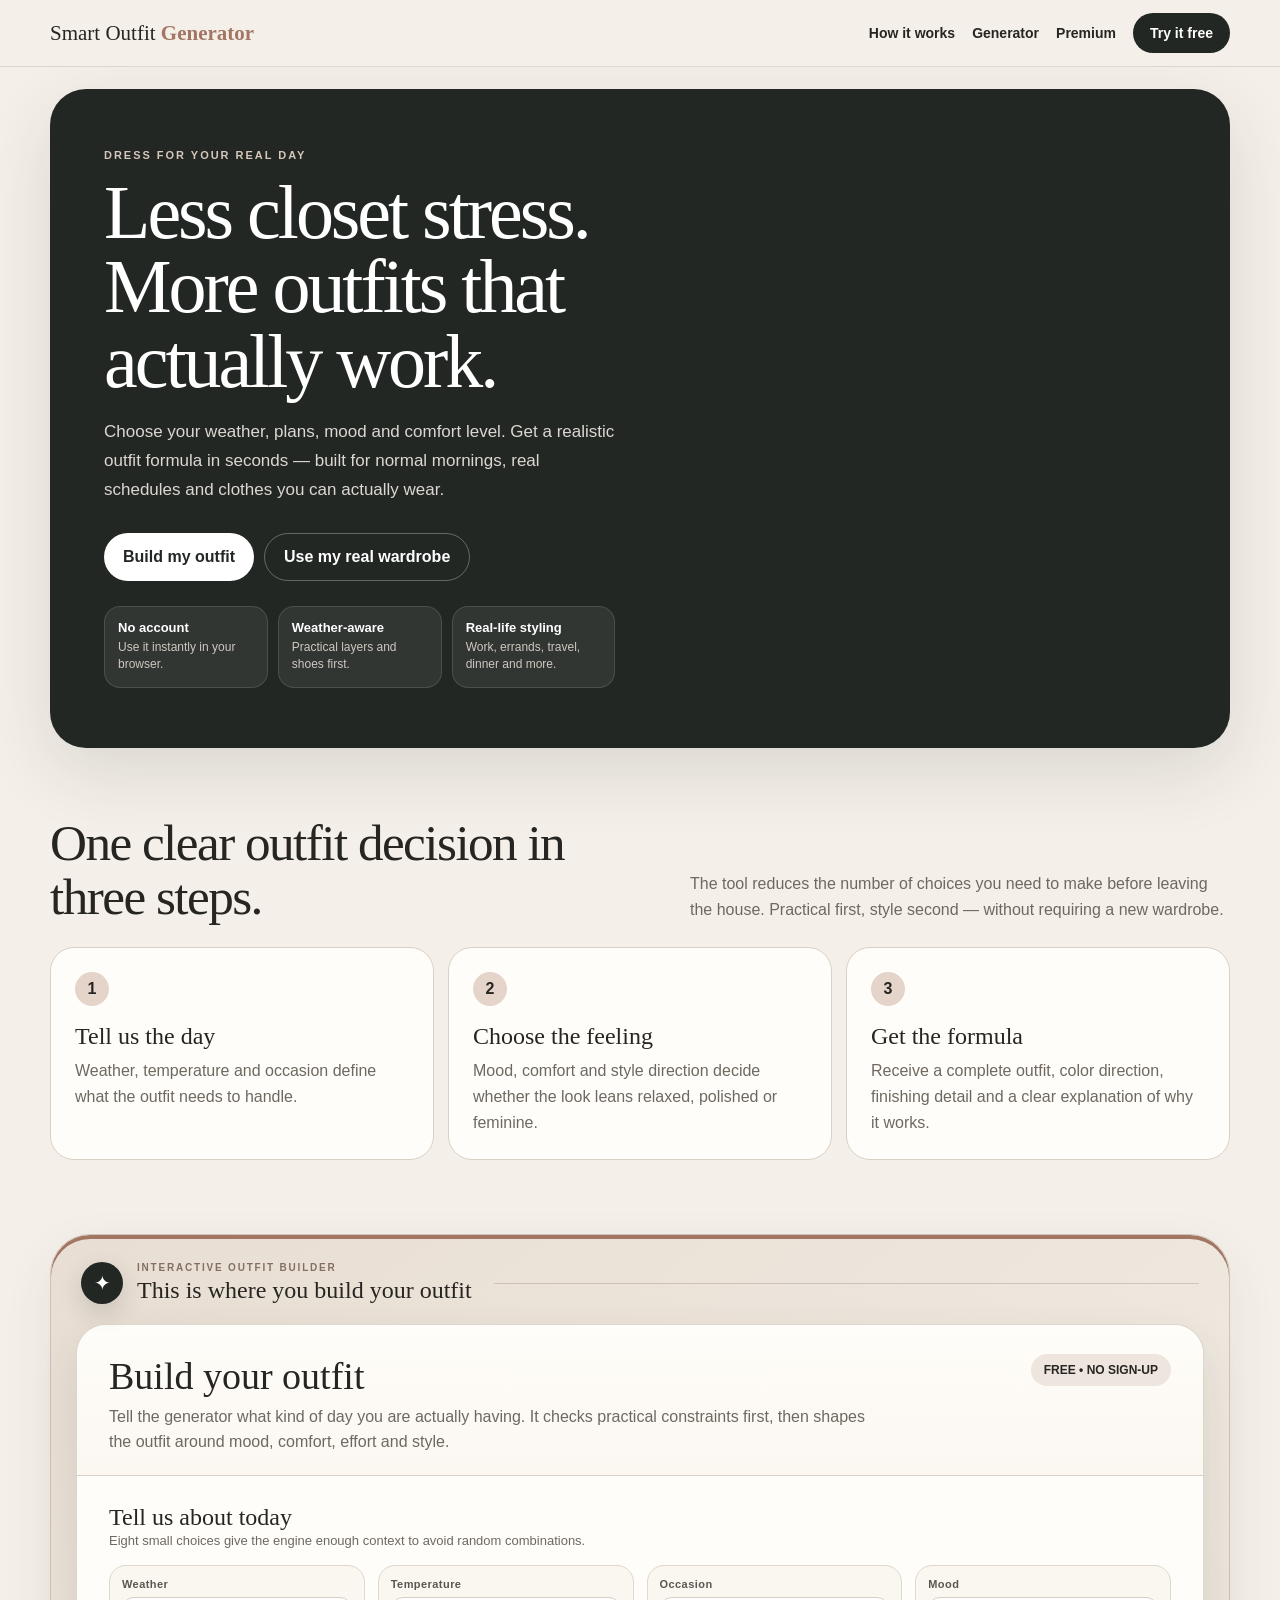
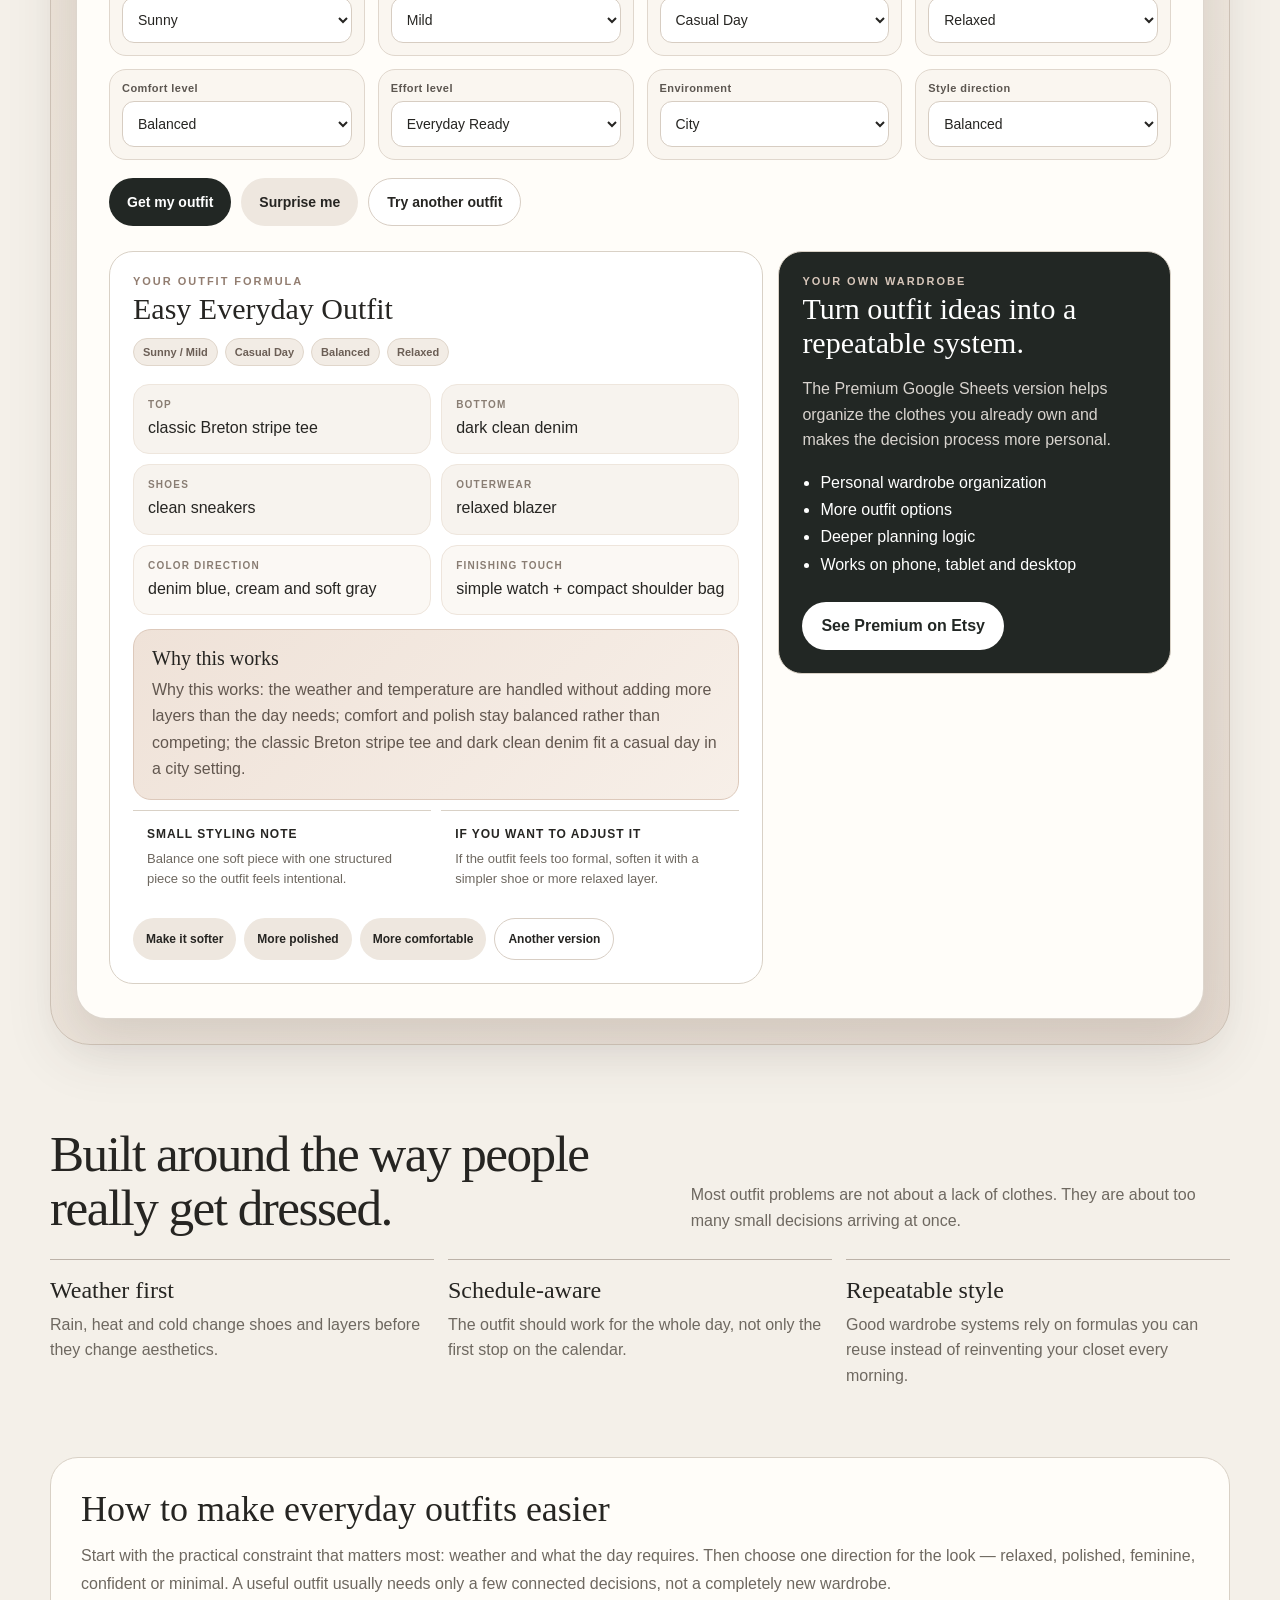
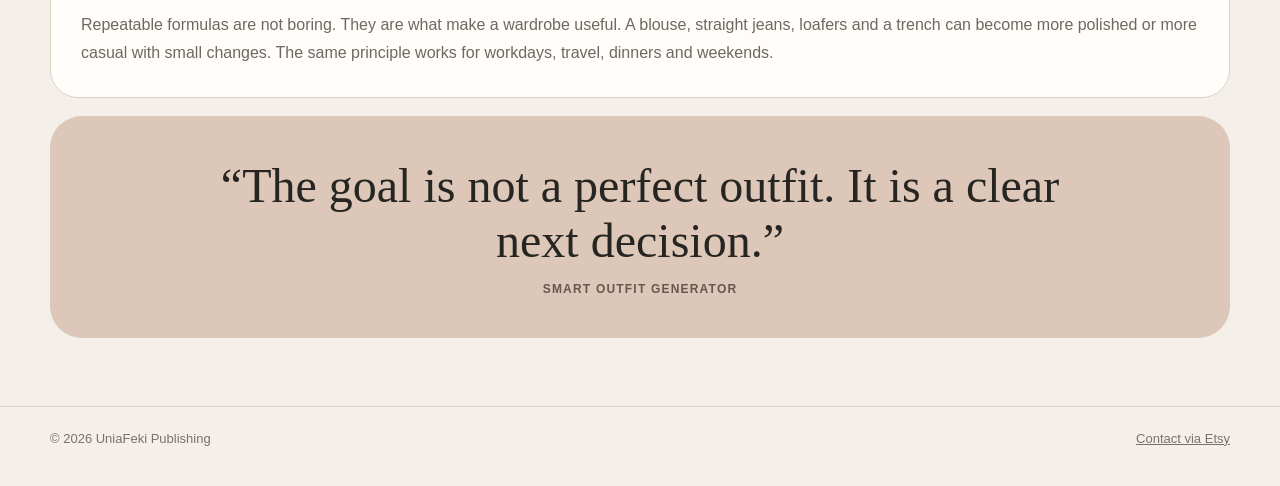
<file: index.html>
<!DOCTYPE html>
<html lang="en">
<head>
<meta charset="UTF-8" />
<meta name="viewport" content="width=device-width, initial-scale=1.0" />
<title>What Should I Wear Today? | Smart Outfit Generator</title>
<meta name="description" content="Free outfit generator for women. Get realistic outfit ideas based on weather, temperature, plans, comfort, mood and style — no account required." />
<meta name="robots" content="index,follow" />
<meta name="author" content="UniaFeki Publishing" />
<meta name="theme-color" content="#222724" />
<link rel="icon" type="image/png" href="favicon.png" />
<meta property="og:title" content="Smart Outfit Generator — What Should I Wear Today?" />
<meta property="og:description" content="Choose your weather, plans, comfort and mood. Get a realistic outfit formula in seconds." />
<meta property="og:type" content="website" />
<script type="application/ld+json">
{"@context":"https://schema.org","@type":"SoftwareApplication","name":"Smart Outfit Generator","applicationCategory":"LifestyleApplication","operatingSystem":"Web","description":"A free outfit generator for women that suggests realistic outfit formulas based on weather, temperature, occasion, comfort, effort, environment, mood and style direction.","offers":{"@type":"Offer","price":"0","priceCurrency":"USD"},"publisher":{"@type":"Organization","name":"UniaFeki Publishing"}}
</script>
<style>
:root{--bg:#f4f0e9;--card:#fffdf9;--ink:#262522;--muted:#6e6860;--line:#d9d1c6;--accent:#a27663;--accent-soft:#e7d7cb;--dark:#222724;--shadow:0 24px 70px rgba(44,37,31,.12)}
*{box-sizing:border-box}html{scroll-behavior:smooth}body{margin:0;background:var(--bg);color:var(--ink);font-family:Inter,-apple-system,BlinkMacSystemFont,"Segoe UI",sans-serif}.shell{width:min(1180px,calc(100% - 28px));margin:auto}.top{position:sticky;top:0;z-index:20;background:rgba(244,240,233,.9);backdrop-filter:blur(12px);border-bottom:1px solid rgba(217,209,198,.8)}.topin{height:66px;display:flex;justify-content:space-between;align-items:center;gap:14px}.brand{font:500 21px Georgia,serif}.brand b{color:var(--accent)}.nav{display:flex;gap:17px;align-items:center;font-size:14px;font-weight:750}.nav a{color:inherit;text-decoration:none}.pillbtn{background:var(--dark);color:#fff!important;border-radius:999px;padding:12px 17px}.hero{margin-top:22px;display:grid;grid-template-columns:1.05fr .95fr;min-height:540px;border-radius:36px;overflow:hidden;background:var(--dark);box-shadow:var(--shadow)}.herocopy{padding:60px 54px;display:flex;flex-direction:column;justify-content:center;color:#fff}.eyebrow{text-transform:uppercase;letter-spacing:.18em;font-size:11px;font-weight:900;color:#d7c6ba}.hero h1{font:500 clamp(46px,6vw,76px)/.98 Georgia,serif;letter-spacing:-.04em;margin:14px 0 20px}.hero p{font-size:17px;line-height:1.7;color:#ddd7d1;max-width:570px;margin:0 0 28px}.actions{display:flex;gap:10px;flex-wrap:wrap}.light{display:inline-flex;align-items:center;justify-content:center;min-height:48px;padding:0 19px;background:#fff;color:var(--dark);border-radius:999px;text-decoration:none;font-weight:900}.outline{display:inline-flex;align-items:center;justify-content:center;min-height:48px;padding:0 19px;border:1px solid rgba(255,255,255,.3);color:#fff;border-radius:999px;text-decoration:none;font-weight:850}.photo{background:url('https://images.unsplash.com/photo-1483985988355-763728e1935b?auto=format&fit=crop&w=1400&q=82') center/cover;position:relative}.photo:after{content:"";position:absolute;inset:0;background:linear-gradient(90deg,rgba(34,39,36,.32),transparent 45%)}.trust{display:grid;grid-template-columns:repeat(3,1fr);gap:10px;margin-top:25px}.trust>div{background:rgba(255,255,255,.07);border:1px solid rgba(255,255,255,.12);border-radius:16px;padding:13px}.trust strong{display:block;font-size:13px}.trust span{display:block;margin-top:4px;color:#cfc7c0;font-size:12px;line-height:1.45}.section{padding:68px 0}.sectionhead{display:flex;justify-content:space-between;gap:24px;align-items:end;margin-bottom:24px}.sectionhead h2{margin:0;font:500 clamp(34px,4vw,52px)/1.05 Georgia,serif;letter-spacing:-.03em}.sectionhead p{margin:0;max-width:540px;line-height:1.65;color:var(--muted)}.steps{display:grid;grid-template-columns:repeat(3,1fr);gap:14px}.step{background:var(--card);border:1px solid var(--line);border-radius:24px;padding:24px}.num{width:34px;height:34px;display:grid;place-items:center;border-radius:50%;background:#e5d4c9;font-weight:900;margin-bottom:17px}.step h3{font:500 24px Georgia,serif;margin:0 0 8px}.step p{margin:0;color:var(--muted);line-height:1.6}
.generator-stage{position:relative;margin:6px 0 14px;padding:25px;border:1px solid #cfc3b7;border-radius:40px;background:linear-gradient(145deg,#e8ded3 0%,#efe8df 42%,#e4d9cf 100%);box-shadow:inset 0 4px 0 var(--accent),0 18px 50px rgba(67,55,45,.08)}.stage-head{display:flex;align-items:center;gap:14px;padding:2px 5px 20px}.stage-icon{width:42px;height:42px;display:grid;place-items:center;border-radius:50%;background:var(--dark);color:#fff;font-size:20px;box-shadow:0 9px 24px rgba(34,39,36,.16)}.stage-copy small{display:block;font-size:10px;letter-spacing:.18em;text-transform:uppercase;font-weight:900;color:#856f62;margin-bottom:4px}.stage-copy strong{font:500 24px Georgia,serif}.stage-line{height:1px;background:rgba(94,77,67,.22);flex:1;margin-left:8px}.generator{background:var(--card);border:1px solid rgba(142,122,107,.3);border-radius:30px;box-shadow:0 18px 46px rgba(57,47,39,.12);overflow:hidden}.gentop{padding:29px 32px 20px;border-bottom:1px solid var(--line);display:flex;justify-content:space-between;gap:18px;background:linear-gradient(180deg,#fffdf9,#fbf7f1)}.gentop h2{font:500 38px Georgia,serif;margin:0 0 7px}.gentop p{margin:0;color:var(--muted);line-height:1.55;max-width:780px}.badge{height:max-content;background:#eee6de;border-radius:999px;padding:9px 13px;font-size:12px;font-weight:900;white-space:nowrap}.genbody{padding:28px 32px 34px}.form-label-row{display:flex;justify-content:space-between;gap:16px;align-items:end;margin-bottom:15px}.form-label-row h3{font:500 24px Georgia,serif;margin:0}.form-label-row p{margin:0;color:var(--muted);font-size:13px;line-height:1.5}.form{display:grid;grid-template-columns:repeat(4,1fr);gap:13px}.field{background:#faf6f0;border:1px solid #e0d7cd;border-radius:17px;padding:12px}.field label{display:block;font-size:11px;font-weight:900;letter-spacing:.04em;margin-bottom:7px;color:#5c5650}.field select{width:100%;min-height:46px;border:1px solid #d7cdc2;border-radius:12px;background:#fff;padding:0 11px;font-size:14px;color:var(--ink);outline:none}.field select:focus{border-color:#b28e7b;box-shadow:0 0 0 3px rgba(162,118,99,.12)}button{cursor:pointer}.buttons{display:flex;gap:10px;flex-wrap:wrap;margin-top:18px}.btn{border:0;border-radius:999px;min-height:48px;padding:0 18px;font-weight:900;font-size:14px}.primary{background:var(--dark);color:#fff}.soft{background:#eee7df;color:var(--ink)}.ghostbtn{background:#fff;border:1px solid #d8cec4;color:var(--ink)}.resultgrid{display:grid;grid-template-columns:1.25fr .75fr;gap:15px;margin-top:25px}.result,.premium{border:1px solid var(--line);border-radius:24px;padding:23px}.result{background:#fff}.result h3,.premium h3{font:500 30px Georgia,serif;margin:5px 0 12px}.matchchips{display:flex;gap:7px;flex-wrap:wrap;margin-bottom:18px}.matchchips span{font-size:11px;font-weight:800;padding:7px 9px;background:#f2ece5;border:1px solid #e0d6cb;border-radius:999px;color:#6b5e55}.pieces{display:grid;grid-template-columns:1fr 1fr;gap:10px}.piece{background:#f7f3ee;border-radius:16px;padding:14px;border:1px solid #eee6dd}.piece small,.detail small{display:block;font-size:10px;font-weight:900;letter-spacing:.12em;text-transform:uppercase;color:#897d73;margin-bottom:6px}.piece span,.detail span{line-height:1.45}.detailgrid{display:grid;grid-template-columns:1fr 1fr;gap:10px;margin-top:10px}.detail{background:#fbf8f4;border:1px solid #eee5dc;border-radius:16px;padding:14px}.whybox{margin-top:14px;padding:17px 18px;border-radius:18px;background:linear-gradient(135deg,#efe2d8,#f7efe8);border:1px solid #ddc9bb}.whybox strong{display:block;font:500 20px Georgia,serif;margin-bottom:7px}.whybox p{margin:0;color:#62574f;line-height:1.65}.notesgrid{display:grid;grid-template-columns:1fr 1fr;gap:10px;margin-top:10px}.note{padding:14px;border-top:1px solid var(--line);color:var(--muted);line-height:1.55;font-size:13px}.note strong{display:block;color:var(--ink);font-size:12px;text-transform:uppercase;letter-spacing:.08em;margin-bottom:5px}.refine{display:flex;gap:8px;flex-wrap:wrap;margin-top:15px}.refine .btn{min-height:42px;font-size:12px;padding:0 13px}.premium{background:var(--dark);color:#fff;align-self:start}.premium p{color:#d8d3ce;line-height:1.6}.premium ul{padding-left:18px;line-height:1.7}.premium .light{margin-top:8px}.featuregrid{display:grid;grid-template-columns:repeat(3,1fr);gap:14px}.feature{border-top:1px solid #bcb2a8;padding-top:17px}.feature h3{font:500 24px Georgia,serif;margin:0 0 8px}.feature p{margin:0;color:var(--muted);line-height:1.6}.guide{background:var(--card);border:1px solid var(--line);border-radius:28px;padding:30px;margin-bottom:18px}.guide h2{font:500 36px Georgia,serif;margin:0 0 12px}.guide p{color:var(--muted);line-height:1.75;margin:0}.guide p+p{margin-top:13px}.quote{margin:6px 0 68px;padding:42px;background:#dcc7b8;border-radius:32px;text-align:center}.quote p{max-width:850px;margin:auto;font:500 clamp(30px,4vw,48px)/1.15 Georgia,serif}.quote span{display:block;margin-top:14px;font-size:12px;font-weight:900;letter-spacing:.1em;color:#66584e}footer{border-top:1px solid var(--line);padding:24px 0 40px;color:#79716a;font-size:13px}.footerin{display:flex;justify-content:space-between;gap:15px;flex-wrap:wrap}.footerin a{color:inherit}
@media(max-width:900px){.hero{grid-template-columns:1fr}.photo{min-height:300px}.form{grid-template-columns:repeat(2,1fr)}.resultgrid,.steps,.featuregrid{grid-template-columns:1fr}.sectionhead{display:block}.sectionhead p{margin-top:10px}.premium{margin-top:0}.stage-line{display:none}}
@media(max-width:620px){.shell{width:min(100% - 18px,1180px)}.nav a:not(.pillbtn){display:none}.hero{border-radius:24px}.herocopy{padding:34px 21px}.hero h1{font-size:42px}.photo{min-height:230px}.trust{grid-template-columns:1fr}.section{padding:46px 0}.generator-stage{margin-left:-2px;margin-right:-2px;padding:12px;border-radius:27px;box-shadow:inset 0 3px 0 var(--accent),0 12px 32px rgba(67,55,45,.08)}.stage-head{padding:8px 7px 14px}.stage-icon{width:36px;height:36px;font-size:17px}.stage-copy strong{font-size:20px}.generator{border-radius:22px}.gentop{display:block;padding:22px 19px 16px}.gentop h2{font-size:30px}.badge{display:inline-block;margin-top:12px}.genbody{padding:18px}.form-label-row{display:block}.form-label-row p{margin-top:6px}.form{grid-template-columns:1fr}.field{padding:10px}.pieces,.detailgrid,.notesgrid{grid-template-columns:1fr}.buttons{display:grid;grid-template-columns:1fr}.btn{width:100%}.refine{display:grid;grid-template-columns:1fr 1fr}.refine .btn{width:100%}.quote{padding:30px 18px;border-radius:24px}.guide{padding:22px}.guide h2{font-size:30px}}
</style>
</head>
<body>
<div class="top"><div class="shell topin"><div class="brand">Smart Outfit <b>Generator</b></div><nav class="nav"><a href="#how">How it works</a><a href="#generator">Generator</a><a href="https://uniafekipublishing.etsy.com/listing/4486634808" target="_blank" rel="noopener">Premium</a><a class="pillbtn" href="#generator">Try it free</a></nav></div></div>
<main class="shell">
<section class="hero"><div class="herocopy"><div class="eyebrow">Dress for your real day</div><h1>Less closet stress. More outfits that actually work.</h1><p>Choose your weather, plans, mood and comfort level. Get a realistic outfit formula in seconds — built for normal mornings, real schedules and clothes you can actually wear.</p><div class="actions"><a class="light" href="#generator">Build my outfit</a><a class="outline" href="https://uniafekipublishing.etsy.com/listing/4486634808" target="_blank" rel="noopener">Use my real wardrobe</a></div><div class="trust"><div><strong>No account</strong><span>Use it instantly in your browser.</span></div><div><strong>Weather-aware</strong><span>Practical layers and shoes first.</span></div><div><strong>Real-life styling</strong><span>Work, errands, travel, dinner and more.</span></div></div></div><div class="photo" aria-label="Fashion wardrobe photography"></div></section>
<section class="section" id="how"><div class="sectionhead"><h2>One clear outfit decision in three steps.</h2><p>The tool reduces the number of choices you need to make before leaving the house. Practical first, style second — without requiring a new wardrobe.</p></div><div class="steps"><article class="step"><div class="num">1</div><h3>Tell us the day</h3><p>Weather, temperature and occasion define what the outfit needs to handle.</p></article><article class="step"><div class="num">2</div><h3>Choose the feeling</h3><p>Mood, comfort and style direction decide whether the look leans relaxed, polished or feminine.</p></article><article class="step"><div class="num">3</div><h3>Get the formula</h3><p>Receive a complete outfit, color direction, finishing detail and a clear explanation of why it works.</p></article></div></section>
<section class="generator-stage" id="generator" aria-label="Smart Outfit Generator form">
  <div class="stage-head"><div class="stage-icon">✦</div><div class="stage-copy"><small>Interactive outfit builder</small><strong>This is where you build your outfit</strong></div><div class="stage-line"></div></div>
  <div class="generator">
    <div class="gentop"><div><h2>Build your outfit</h2><p>Tell the generator what kind of day you are actually having. It checks practical constraints first, then shapes the outfit around mood, comfort, effort and style.</p></div><div class="badge">FREE • NO SIGN-UP</div></div>
    <div class="genbody">
      <div class="form-label-row"><div><h3>Tell us about today</h3><p>Eight small choices give the engine enough context to avoid random combinations.</p></div></div>
      <div class="form">
        <div class="field"><label for="weather">Weather</label><select id="weather"></select></div>
        <div class="field"><label for="temperature">Temperature</label><select id="temperature"></select></div>
        <div class="field"><label for="occasion">Occasion</label><select id="occasion"></select></div>
        <div class="field"><label for="mood">Mood</label><select id="mood"></select></div>
        <div class="field"><label for="comfort">Comfort level</label><select id="comfort"></select></div>
        <div class="field"><label for="effort">Effort level</label><select id="effort"></select></div>
        <div class="field"><label for="environment">Environment</label><select id="environment"></select></div>
        <div class="field"><label for="styleDirection">Style direction</label><select id="styleDirection"></select></div>
      </div>
      <div class="buttons"><button class="btn primary" id="go">Get my outfit</button><button class="btn soft" id="surprise">Surprise me</button><button class="btn ghostbtn" id="again">Try another outfit</button></div>
      <div class="resultgrid">
        <div class="result" id="resultCard">
          <div class="eyebrow" style="color:#927d70">Your outfit formula</div>
          <h3 id="title">Easy Everyday Outfit</h3>
          <div class="matchchips" id="matchChips"></div>
          <div class="pieces"><div class="piece"><small>Top</small><span id="topResult"></span></div><div class="piece"><small>Bottom</small><span id="bottomResult"></span></div><div class="piece"><small>Shoes</small><span id="shoesResult"></span></div><div class="piece"><small>Outerwear</small><span id="outerResult"></span></div></div>
          <div class="detailgrid"><div class="detail"><small>Color direction</small><span id="paletteResult"></span></div><div class="detail"><small>Finishing touch</small><span id="accessoryResult"></span></div></div>
          <div class="whybox"><strong>Why this works</strong><p id="whyResult"></p></div>
          <div class="notesgrid"><div class="note"><strong>Small styling note</strong><span id="stylingResult"></span></div><div class="note"><strong>If you want to adjust it</strong><span id="alternativeResult"></span></div></div>
          <div class="refine"><button class="btn soft" data-refine="softer">Make it softer</button><button class="btn soft" data-refine="polished">More polished</button><button class="btn soft" data-refine="comfortable">More comfortable</button><button class="btn ghostbtn" onclick="document.getElementById('again').click()">Another version</button></div>
        </div>
        <aside class="premium"><div class="eyebrow">Your own wardrobe</div><h3>Turn outfit ideas into a repeatable system.</h3><p>The Premium Google Sheets version helps organize the clothes you already own and makes the decision process more personal.</p><ul><li>Personal wardrobe organization</li><li>More outfit options</li><li>Deeper planning logic</li><li>Works on phone, tablet and desktop</li></ul><a class="light" href="https://uniafekipublishing.etsy.com/listing/4486634808" target="_blank" rel="noopener">See Premium on Etsy</a></aside>
      </div>
    </div>
  </div>
</section>
<section class="section"><div class="sectionhead"><h2>Built around the way people really get dressed.</h2><p>Most outfit problems are not about a lack of clothes. They are about too many small decisions arriving at once.</p></div><div class="featuregrid"><article class="feature"><h3>Weather first</h3><p>Rain, heat and cold change shoes and layers before they change aesthetics.</p></article><article class="feature"><h3>Schedule-aware</h3><p>The outfit should work for the whole day, not only the first stop on the calendar.</p></article><article class="feature"><h3>Repeatable style</h3><p>Good wardrobe systems rely on formulas you can reuse instead of reinventing your closet every morning.</p></article></div></section>
<section class="guide"><h2>How to make everyday outfits easier</h2><p>Start with the practical constraint that matters most: weather and what the day requires. Then choose one direction for the look — relaxed, polished, feminine, confident or minimal. A useful outfit usually needs only a few connected decisions, not a completely new wardrobe.</p><p>Repeatable formulas are not boring. They are what make a wardrobe useful. A blouse, straight jeans, loafers and a trench can become more polished or more casual with small changes. The same principle works for workdays, travel, dinners and weekends.</p></section>
<section class="quote"><p>“The goal is not a perfect outfit. It is a clear next decision.”</p><span>SMART OUTFIT GENERATOR</span></section>
</main>
<footer><div class="shell footerin"><span>© 2026 UniaFeki Publishing</span><span><a href="https://uniafekipublishing.etsy.com" target="_blank" rel="noopener">Contact via Etsy</a></span></div></footer>
<script src="outfit-engine.js" defer></script>
</body>
</html>
</file>
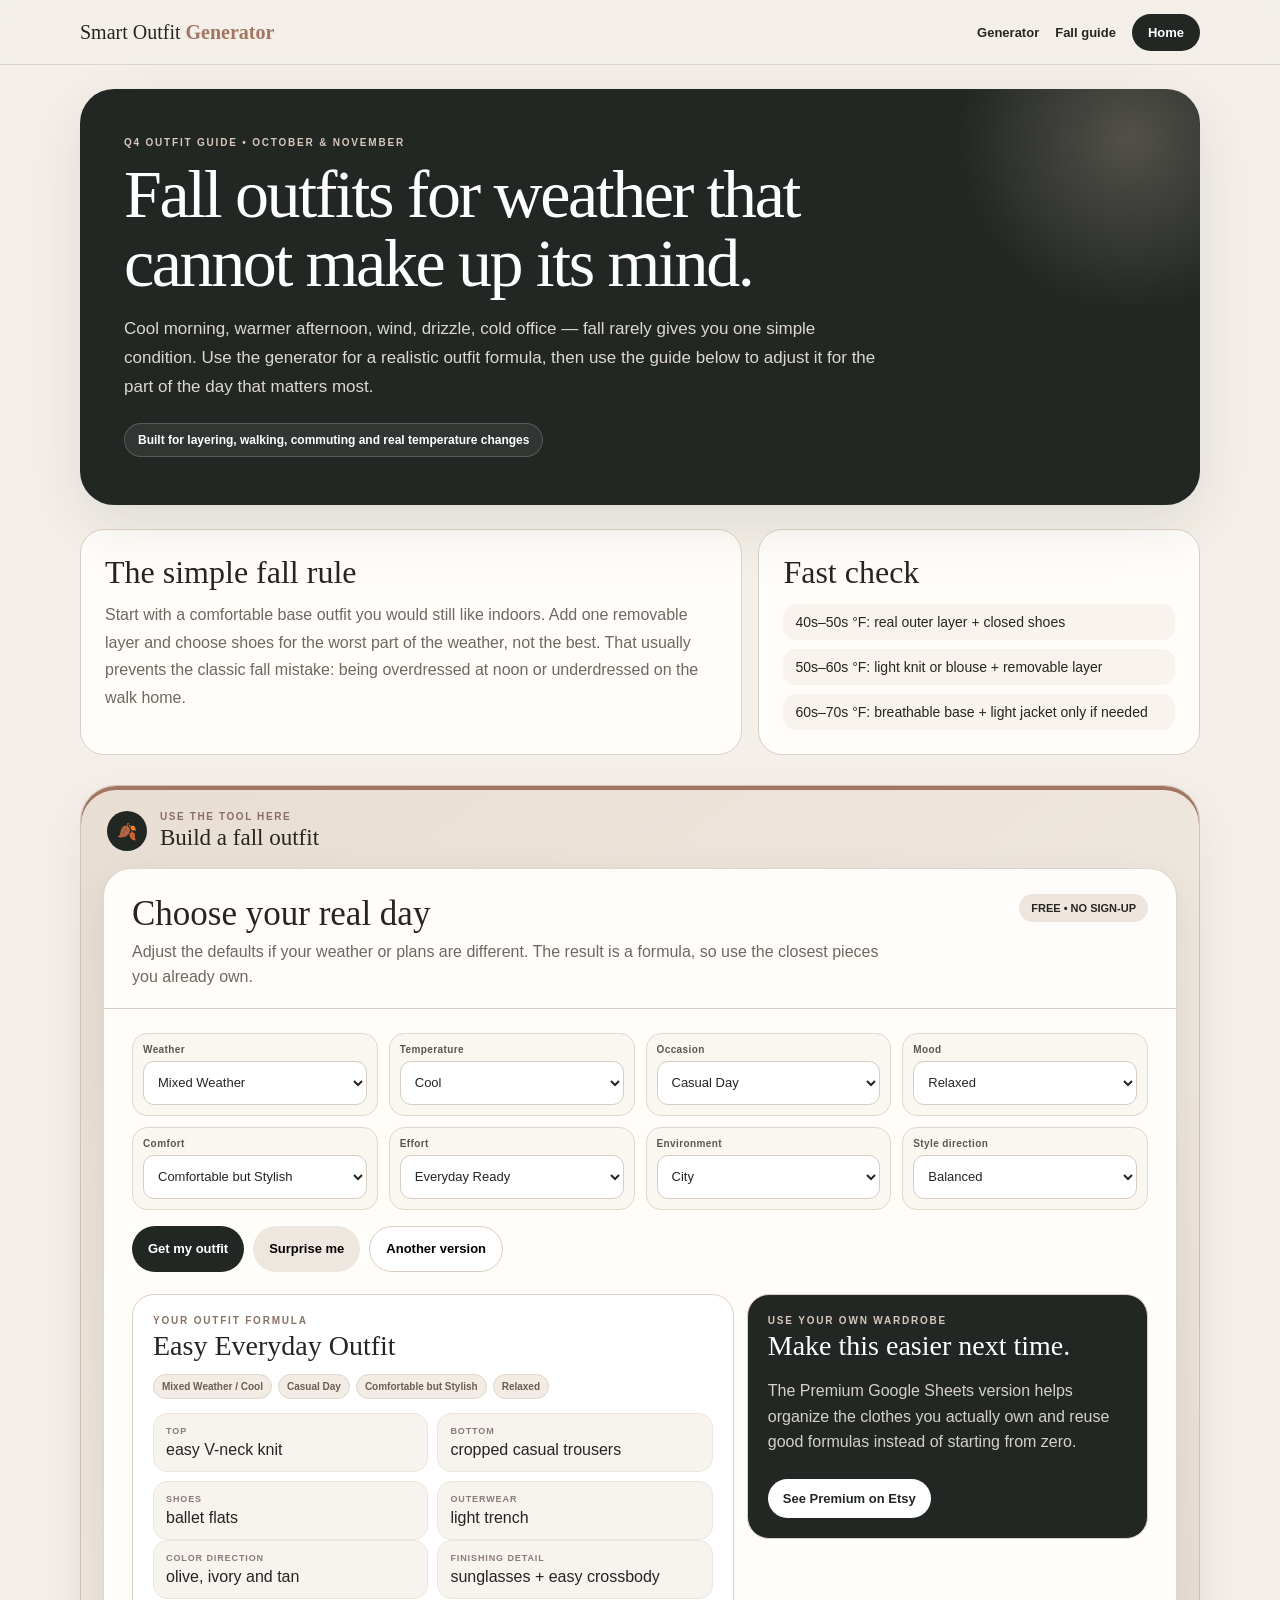
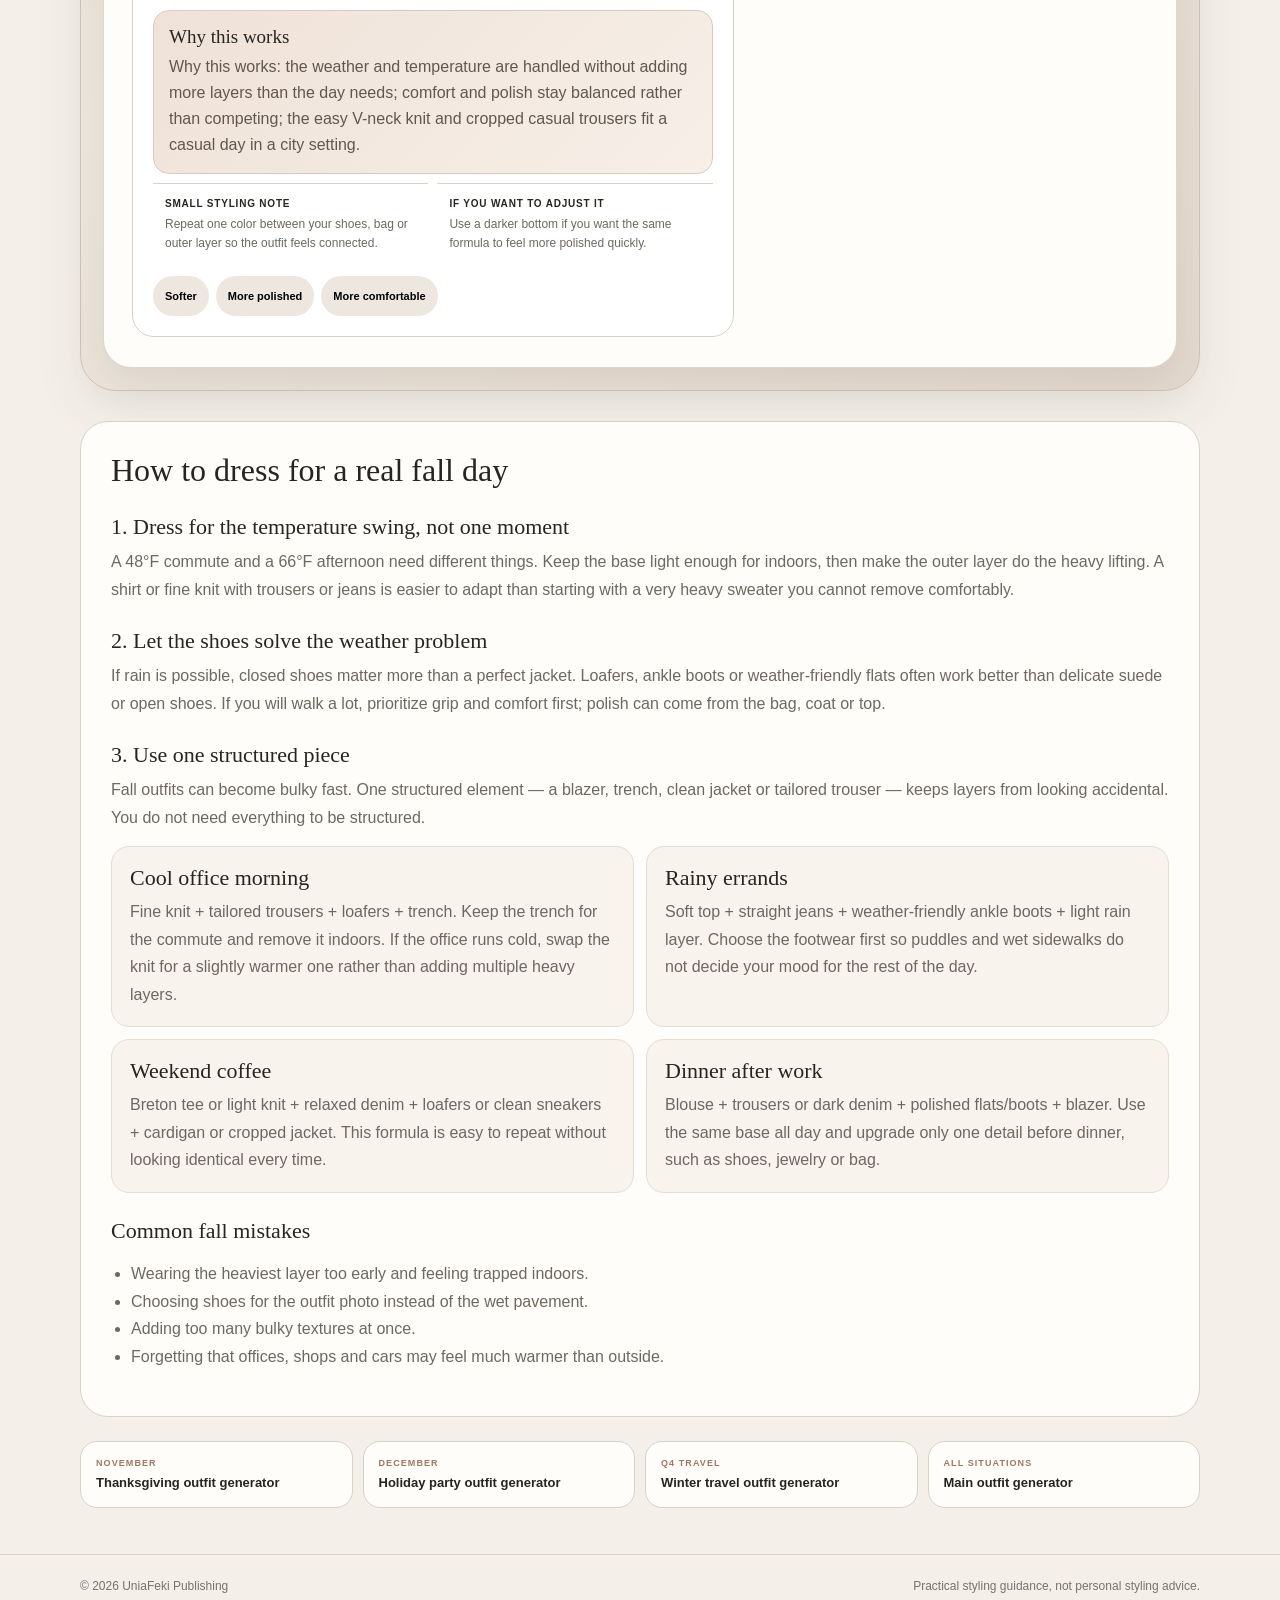
<file: fall-outfit-generator/index.html>
<!DOCTYPE html><html lang="en"><head><meta charset="UTF-8"><meta name="viewport" content="width=device-width,initial-scale=1"><title>Fall Outfit Generator | What to Wear in Changing Weather</title><meta name="description" content="Build practical fall outfits for cool mornings, mild afternoons, rain, work, errands and weekends. Free outfit generator plus useful layering advice."><link rel="canonical" href="https://smartoutfitplanner.com/fall-outfit-generator/"><meta name="robots" content="index,follow"><link rel="stylesheet" href="../seasonal-pages.css"></head><body data-season="fall"><div class="top"><div class="shell topin"><a class="brand" href="../">Smart Outfit <b>Generator</b></a><nav class="nav"><a href="#generator">Generator</a><a href="#guide">Fall guide</a><a class="pill" href="../">Home</a></nav></div></div><main class="shell"><section class="hero"><div class="kicker">Q4 Outfit Guide • October & November</div><h1>Fall outfits for weather that cannot make up its mind.</h1><p>Cool morning, warmer afternoon, wind, drizzle, cold office — fall rarely gives you one simple condition. Use the generator for a realistic outfit formula, then use the guide below to adjust it for the part of the day that matters most.</p><div class="hero-note">Built for layering, walking, commuting and real temperature changes</div></section><section class="quick"><div class="card"><h2>The simple fall rule</h2><p>Start with a comfortable base outfit you would still like indoors. Add one removable layer and choose shoes for the worst part of the weather, not the best. That usually prevents the classic fall mistake: being overdressed at noon or underdressed on the walk home.</p></div><div class="card"><h2>Fast check</h2><div class="mini"><div>40s–50s °F: real outer layer + closed shoes</div><div>50s–60s °F: light knit or blouse + removable layer</div><div>60s–70s °F: breathable base + light jacket only if needed</div></div></div></section><section class="generator-stage" id="generator"><div class="stage-head"><div class="stage-icon">🍂</div><div><small>Use the tool here</small><strong>Build a fall outfit</strong></div></div><div class="generator"><div class="gentop"><div><h2>Choose your real day</h2><p>Adjust the defaults if your weather or plans are different. The result is a formula, so use the closest pieces you already own.</p></div><div class="badge">FREE • NO SIGN-UP</div></div><div class="genbody"><div class="form"><div class="field"><label>Weather</label><select id="weather"></select></div><div class="field"><label>Temperature</label><select id="temperature"></select></div><div class="field"><label>Occasion</label><select id="occasion"></select></div><div class="field"><label>Mood</label><select id="mood"></select></div><div class="field"><label>Comfort</label><select id="comfort"></select></div><div class="field"><label>Effort</label><select id="effort"></select></div><div class="field"><label>Environment</label><select id="environment"></select></div><div class="field"><label>Style direction</label><select id="styleDirection"></select></div></div><div class="buttons"><button class="btn primary" id="go">Get my outfit</button><button class="btn soft" id="surprise">Surprise me</button><button class="btn ghostbtn" id="again">Another version</button></div><div class="resultgrid"><div class="result" id="resultCard"><div class="kicker" style="color:#8b7162">Your outfit formula</div><h3 id="title">Fall outfit</h3><div class="matchchips" id="matchChips"></div><div class="pieces"><div class="piece"><small>Top</small><span id="topResult"></span></div><div class="piece"><small>Bottom</small><span id="bottomResult"></span></div><div class="piece"><small>Shoes</small><span id="shoesResult"></span></div><div class="piece"><small>Outerwear</small><span id="outerResult"></span></div></div><div class="detailgrid"><div class="detail"><small>Color direction</small><span id="paletteResult"></span></div><div class="detail"><small>Finishing detail</small><span id="accessoryResult"></span></div></div><div class="whybox"><strong>Why this works</strong><p id="whyResult"></p></div><div class="notesgrid"><div class="note"><strong>Small styling note</strong><span id="stylingResult"></span></div><div class="note"><strong>If you want to adjust it</strong><span id="alternativeResult"></span></div></div><div class="refine"><button class="btn soft" data-refine="softer">Softer</button><button class="btn soft" data-refine="polished">More polished</button><button class="btn soft" data-refine="comfortable">More comfortable</button></div></div><aside class="side"><div class="kicker">Use your own wardrobe</div><h3>Make this easier next time.</h3><p>The Premium Google Sheets version helps organize the clothes you actually own and reuse good formulas instead of starting from zero.</p><a href="https://uniafekipublishing.etsy.com/listing/4486634808" target="_blank" rel="noopener">See Premium on Etsy</a></aside></div></div></div></section><section class="content" id="guide"><h2>How to dress for a real fall day</h2><h3>1. Dress for the temperature swing, not one moment</h3><p>A 48°F commute and a 66°F afternoon need different things. Keep the base light enough for indoors, then make the outer layer do the heavy lifting. A shirt or fine knit with trousers or jeans is easier to adapt than starting with a very heavy sweater you cannot remove comfortably.</p><h3>2. Let the shoes solve the weather problem</h3><p>If rain is possible, closed shoes matter more than a perfect jacket. Loafers, ankle boots or weather-friendly flats often work better than delicate suede or open shoes. If you will walk a lot, prioritize grip and comfort first; polish can come from the bag, coat or top.</p><h3>3. Use one structured piece</h3><p>Fall outfits can become bulky fast. One structured element — a blazer, trench, clean jacket or tailored trouser — keeps layers from looking accidental. You do not need everything to be structured.</p><div class="scenario-grid"><article class="scenario"><h3>Cool office morning</h3><p>Fine knit + tailored trousers + loafers + trench. Keep the trench for the commute and remove it indoors. If the office runs cold, swap the knit for a slightly warmer one rather than adding multiple heavy layers.</p></article><article class="scenario"><h3>Rainy errands</h3><p>Soft top + straight jeans + weather-friendly ankle boots + light rain layer. Choose the footwear first so puddles and wet sidewalks do not decide your mood for the rest of the day.</p></article><article class="scenario"><h3>Weekend coffee</h3><p>Breton tee or light knit + relaxed denim + loafers or clean sneakers + cardigan or cropped jacket. This formula is easy to repeat without looking identical every time.</p></article><article class="scenario"><h3>Dinner after work</h3><p>Blouse + trousers or dark denim + polished flats/boots + blazer. Use the same base all day and upgrade only one detail before dinner, such as shoes, jewelry or bag.</p></article></div><h3>Common fall mistakes</h3><ul><li>Wearing the heaviest layer too early and feeling trapped indoors.</li><li>Choosing shoes for the outfit photo instead of the wet pavement.</li><li>Adding too many bulky textures at once.</li><li>Forgetting that offices, shops and cars may feel much warmer than outside.</li></ul></section><div class="links"><a href="../thanksgiving-outfit-generator/"><small>November</small>Thanksgiving outfit generator</a><a href="../holiday-party-outfit-generator/"><small>December</small>Holiday party outfit generator</a><a href="../winter-travel-outfit-generator/"><small>Q4 travel</small>Winter travel outfit generator</a><a href="../"><small>All situations</small>Main outfit generator</a></div></main><footer><div class="shell footerin"><span>© 2026 UniaFeki Publishing</span><span>Practical styling guidance, not personal styling advice.</span></div></footer><script src="../outfit-engine.js"></script><script>window.addEventListener('load',()=>setTimeout(()=>{const v={weather:'Mixed Weather',temperature:'Cool',occasion:'Casual Day',mood:'Relaxed',comfort:'Comfortable but Stylish',effort:'Everyday Ready',environment:'City',styleDirection:'Balanced'};Object.entries(v).forEach(([k,x])=>{const e=document.getElementById(k);if(e)e.value=x});document.getElementById('go')?.click()},80));</script></body></html>
</file>
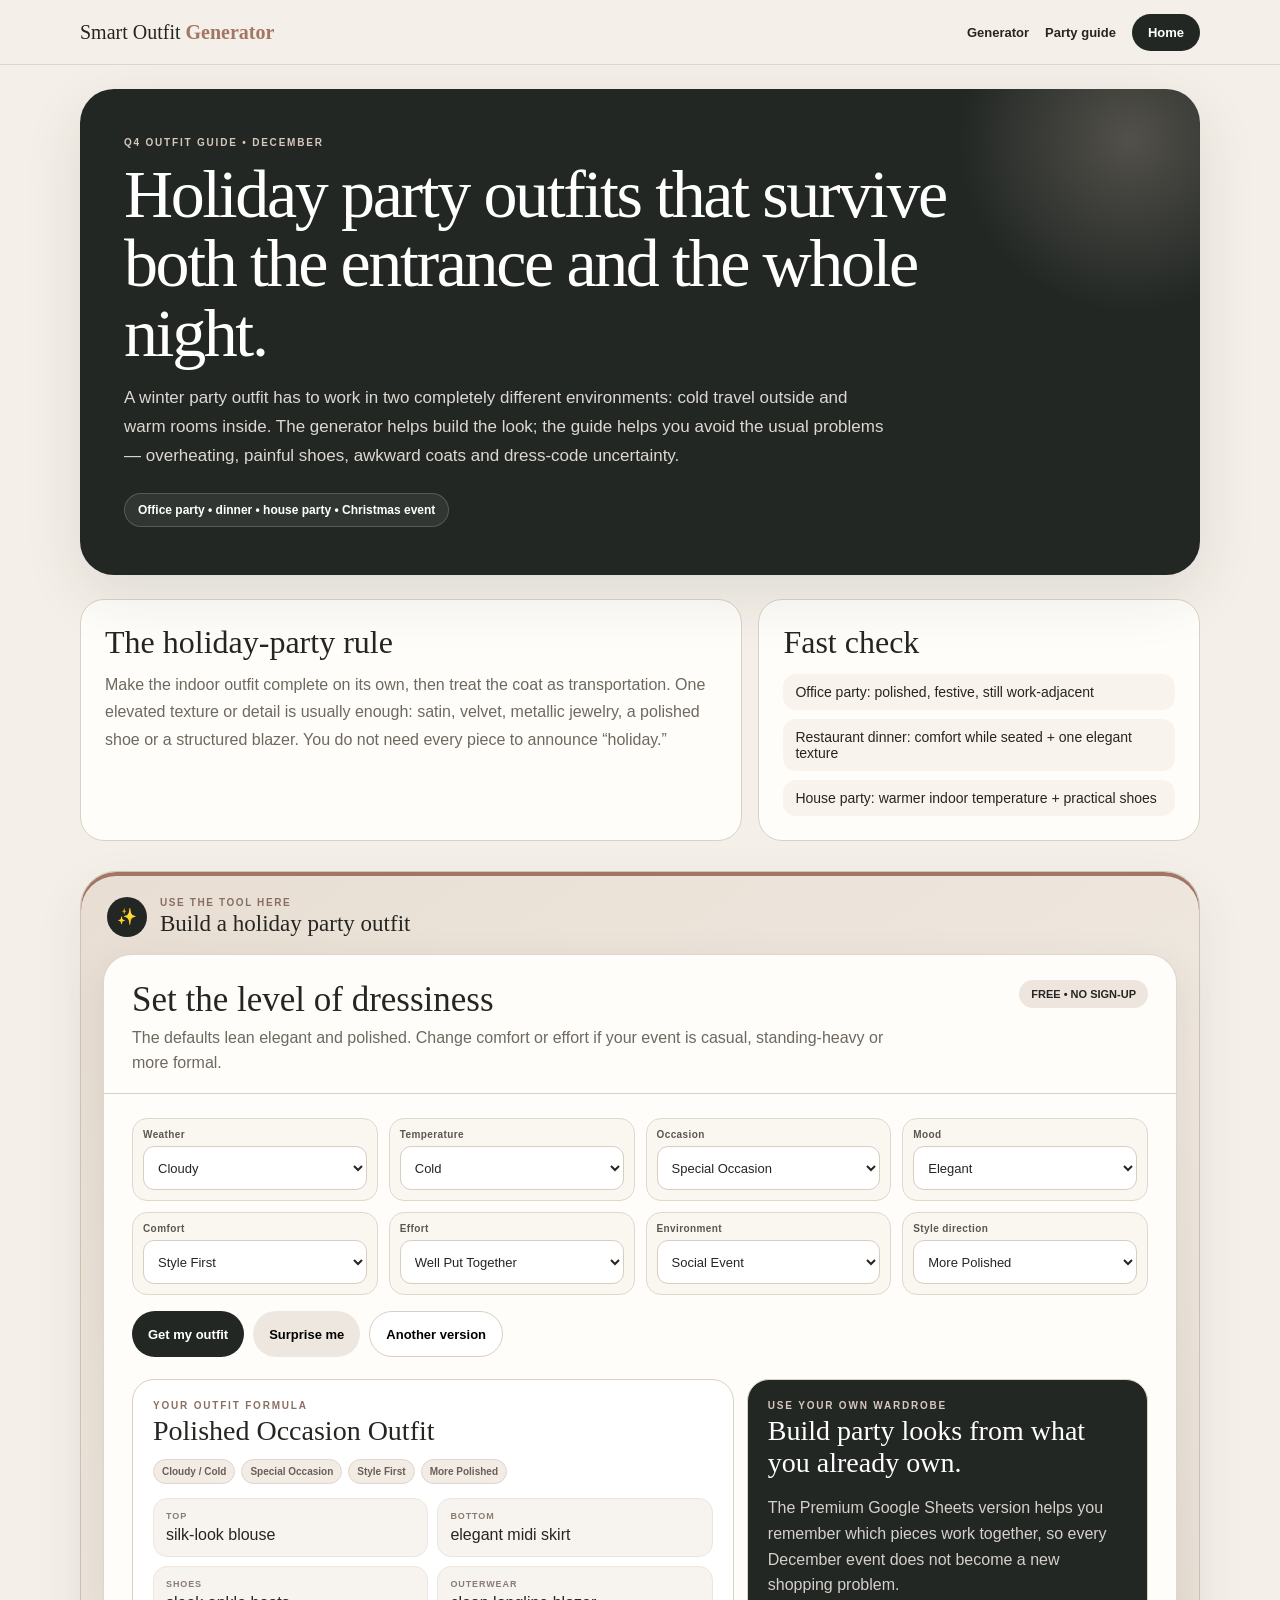
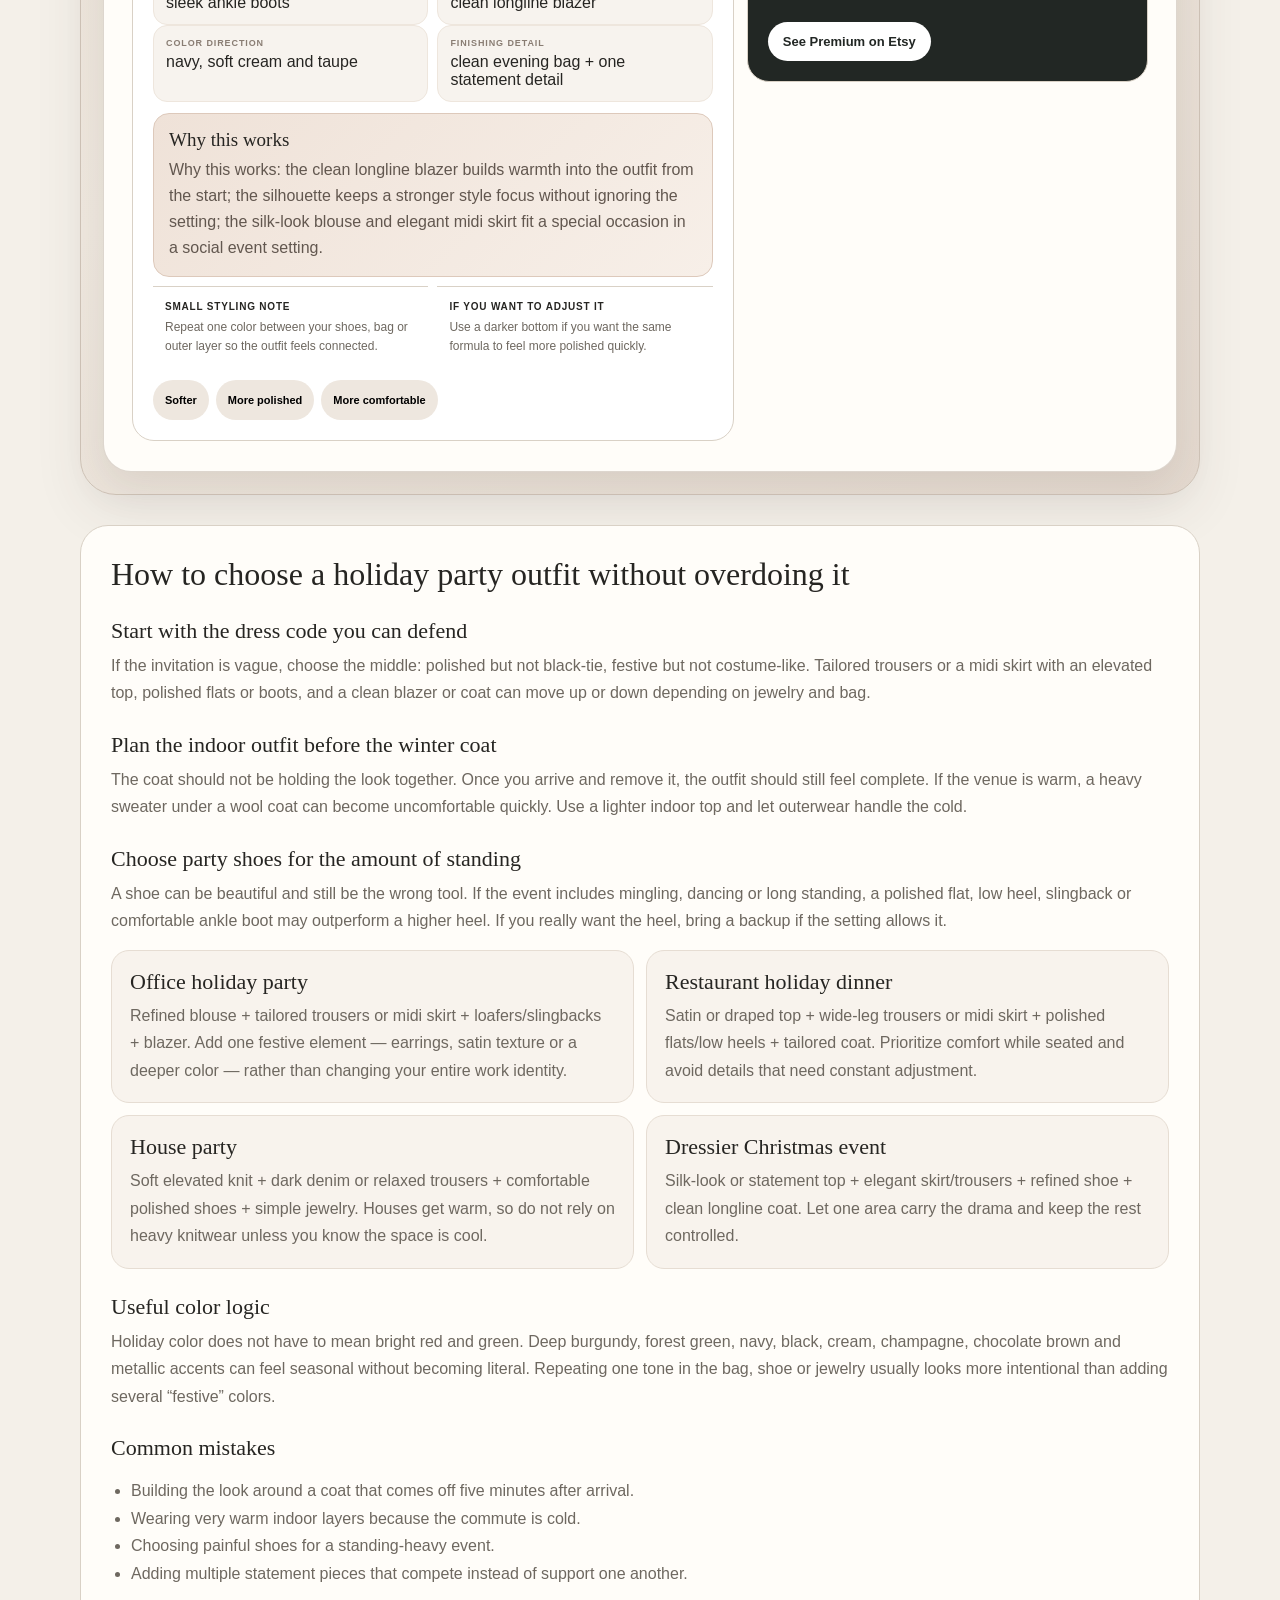
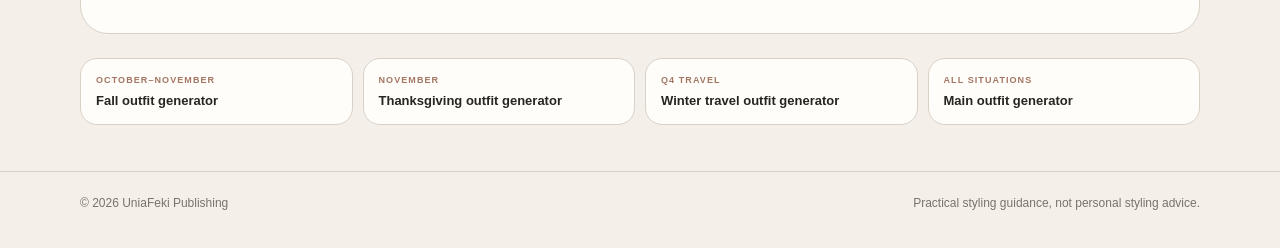
<file: holiday-party-outfit-generator/index.html>
<!DOCTYPE html><html lang="en"><head><meta charset="UTF-8"><meta name="viewport" content="width=device-width,initial-scale=1"><title>Holiday Party Outfit Generator | Christmas & Office Party Ideas</title><meta name="description" content="Build a holiday party outfit for office parties, dinners, house parties and winter events. Free generator plus practical cold-weather party styling advice."><link rel="canonical" href="https://smartoutfitplanner.com/holiday-party-outfit-generator/"><meta name="robots" content="index,follow"><link rel="stylesheet" href="../seasonal-pages.css"></head><body><div class="top"><div class="shell topin"><a class="brand" href="../">Smart Outfit <b>Generator</b></a><nav class="nav"><a href="#generator">Generator</a><a href="#guide">Party guide</a><a class="pill" href="../">Home</a></nav></div></div><main class="shell"><section class="hero"><div class="kicker">Q4 Outfit Guide • December</div><h1>Holiday party outfits that survive both the entrance and the whole night.</h1><p>A winter party outfit has to work in two completely different environments: cold travel outside and warm rooms inside. The generator helps build the look; the guide helps you avoid the usual problems — overheating, painful shoes, awkward coats and dress-code uncertainty.</p><div class="hero-note">Office party • dinner • house party • Christmas event</div></section><section class="quick"><div class="card"><h2>The holiday-party rule</h2><p>Make the indoor outfit complete on its own, then treat the coat as transportation. One elevated texture or detail is usually enough: satin, velvet, metallic jewelry, a polished shoe or a structured blazer. You do not need every piece to announce “holiday.”</p></div><div class="card"><h2>Fast check</h2><div class="mini"><div>Office party: polished, festive, still work-adjacent</div><div>Restaurant dinner: comfort while seated + one elegant texture</div><div>House party: warmer indoor temperature + practical shoes</div></div></div></section><section class="generator-stage" id="generator"><div class="stage-head"><div class="stage-icon">✨</div><div><small>Use the tool here</small><strong>Build a holiday party outfit</strong></div></div><div class="generator"><div class="gentop"><div><h2>Set the level of dressiness</h2><p>The defaults lean elegant and polished. Change comfort or effort if your event is casual, standing-heavy or more formal.</p></div><div class="badge">FREE • NO SIGN-UP</div></div><div class="genbody"><div class="form"><div class="field"><label>Weather</label><select id="weather"></select></div><div class="field"><label>Temperature</label><select id="temperature"></select></div><div class="field"><label>Occasion</label><select id="occasion"></select></div><div class="field"><label>Mood</label><select id="mood"></select></div><div class="field"><label>Comfort</label><select id="comfort"></select></div><div class="field"><label>Effort</label><select id="effort"></select></div><div class="field"><label>Environment</label><select id="environment"></select></div><div class="field"><label>Style direction</label><select id="styleDirection"></select></div></div><div class="buttons"><button class="btn primary" id="go">Get my outfit</button><button class="btn soft" id="surprise">Surprise me</button><button class="btn ghostbtn" id="again">Another version</button></div><div class="resultgrid"><div class="result" id="resultCard"><div class="kicker" style="color:#8b7162">Your outfit formula</div><h3 id="title">Holiday party outfit</h3><div class="matchchips" id="matchChips"></div><div class="pieces"><div class="piece"><small>Top</small><span id="topResult"></span></div><div class="piece"><small>Bottom</small><span id="bottomResult"></span></div><div class="piece"><small>Shoes</small><span id="shoesResult"></span></div><div class="piece"><small>Outerwear</small><span id="outerResult"></span></div></div><div class="detailgrid"><div class="detail"><small>Color direction</small><span id="paletteResult"></span></div><div class="detail"><small>Finishing detail</small><span id="accessoryResult"></span></div></div><div class="whybox"><strong>Why this works</strong><p id="whyResult"></p></div><div class="notesgrid"><div class="note"><strong>Small styling note</strong><span id="stylingResult"></span></div><div class="note"><strong>If you want to adjust it</strong><span id="alternativeResult"></span></div></div><div class="refine"><button class="btn soft" data-refine="softer">Softer</button><button class="btn soft" data-refine="polished">More polished</button><button class="btn soft" data-refine="comfortable">More comfortable</button></div></div><aside class="side"><div class="kicker">Use your own wardrobe</div><h3>Build party looks from what you already own.</h3><p>The Premium Google Sheets version helps you remember which pieces work together, so every December event does not become a new shopping problem.</p><a href="https://uniafekipublishing.etsy.com/listing/4486634808" target="_blank" rel="noopener">See Premium on Etsy</a></aside></div></div></div></section><section class="content" id="guide"><h2>How to choose a holiday party outfit without overdoing it</h2><h3>Start with the dress code you can defend</h3><p>If the invitation is vague, choose the middle: polished but not black-tie, festive but not costume-like. Tailored trousers or a midi skirt with an elevated top, polished flats or boots, and a clean blazer or coat can move up or down depending on jewelry and bag.</p><h3>Plan the indoor outfit before the winter coat</h3><p>The coat should not be holding the look together. Once you arrive and remove it, the outfit should still feel complete. If the venue is warm, a heavy sweater under a wool coat can become uncomfortable quickly. Use a lighter indoor top and let outerwear handle the cold.</p><h3>Choose party shoes for the amount of standing</h3><p>A shoe can be beautiful and still be the wrong tool. If the event includes mingling, dancing or long standing, a polished flat, low heel, slingback or comfortable ankle boot may outperform a higher heel. If you really want the heel, bring a backup if the setting allows it.</p><div class="scenario-grid"><article class="scenario"><h3>Office holiday party</h3><p>Refined blouse + tailored trousers or midi skirt + loafers/slingbacks + blazer. Add one festive element — earrings, satin texture or a deeper color — rather than changing your entire work identity.</p></article><article class="scenario"><h3>Restaurant holiday dinner</h3><p>Satin or draped top + wide-leg trousers or midi skirt + polished flats/low heels + tailored coat. Prioritize comfort while seated and avoid details that need constant adjustment.</p></article><article class="scenario"><h3>House party</h3><p>Soft elevated knit + dark denim or relaxed trousers + comfortable polished shoes + simple jewelry. Houses get warm, so do not rely on heavy knitwear unless you know the space is cool.</p></article><article class="scenario"><h3>Dressier Christmas event</h3><p>Silk-look or statement top + elegant skirt/trousers + refined shoe + clean longline coat. Let one area carry the drama and keep the rest controlled.</p></article></div><h3>Useful color logic</h3><p>Holiday color does not have to mean bright red and green. Deep burgundy, forest green, navy, black, cream, champagne, chocolate brown and metallic accents can feel seasonal without becoming literal. Repeating one tone in the bag, shoe or jewelry usually looks more intentional than adding several “festive” colors.</p><h3>Common mistakes</h3><ul><li>Building the look around a coat that comes off five minutes after arrival.</li><li>Wearing very warm indoor layers because the commute is cold.</li><li>Choosing painful shoes for a standing-heavy event.</li><li>Adding multiple statement pieces that compete instead of support one another.</li></ul></section><div class="links"><a href="../fall-outfit-generator/"><small>October–November</small>Fall outfit generator</a><a href="../thanksgiving-outfit-generator/"><small>November</small>Thanksgiving outfit generator</a><a href="../winter-travel-outfit-generator/"><small>Q4 travel</small>Winter travel outfit generator</a><a href="../"><small>All situations</small>Main outfit generator</a></div></main><footer><div class="shell footerin"><span>© 2026 UniaFeki Publishing</span><span>Practical styling guidance, not personal styling advice.</span></div></footer><script src="../outfit-engine.js"></script><script>window.addEventListener('load',()=>setTimeout(()=>{const v={weather:'Cloudy',temperature:'Cold',occasion:'Special Occasion',mood:'Elegant',comfort:'Style First',effort:'Well Put Together',environment:'Social Event',styleDirection:'More Polished'};Object.entries(v).forEach(([k,x])=>{const e=document.getElementById(k);if(e)e.value=x});document.getElementById('go')?.click()},80));</script></body></html>
</file>
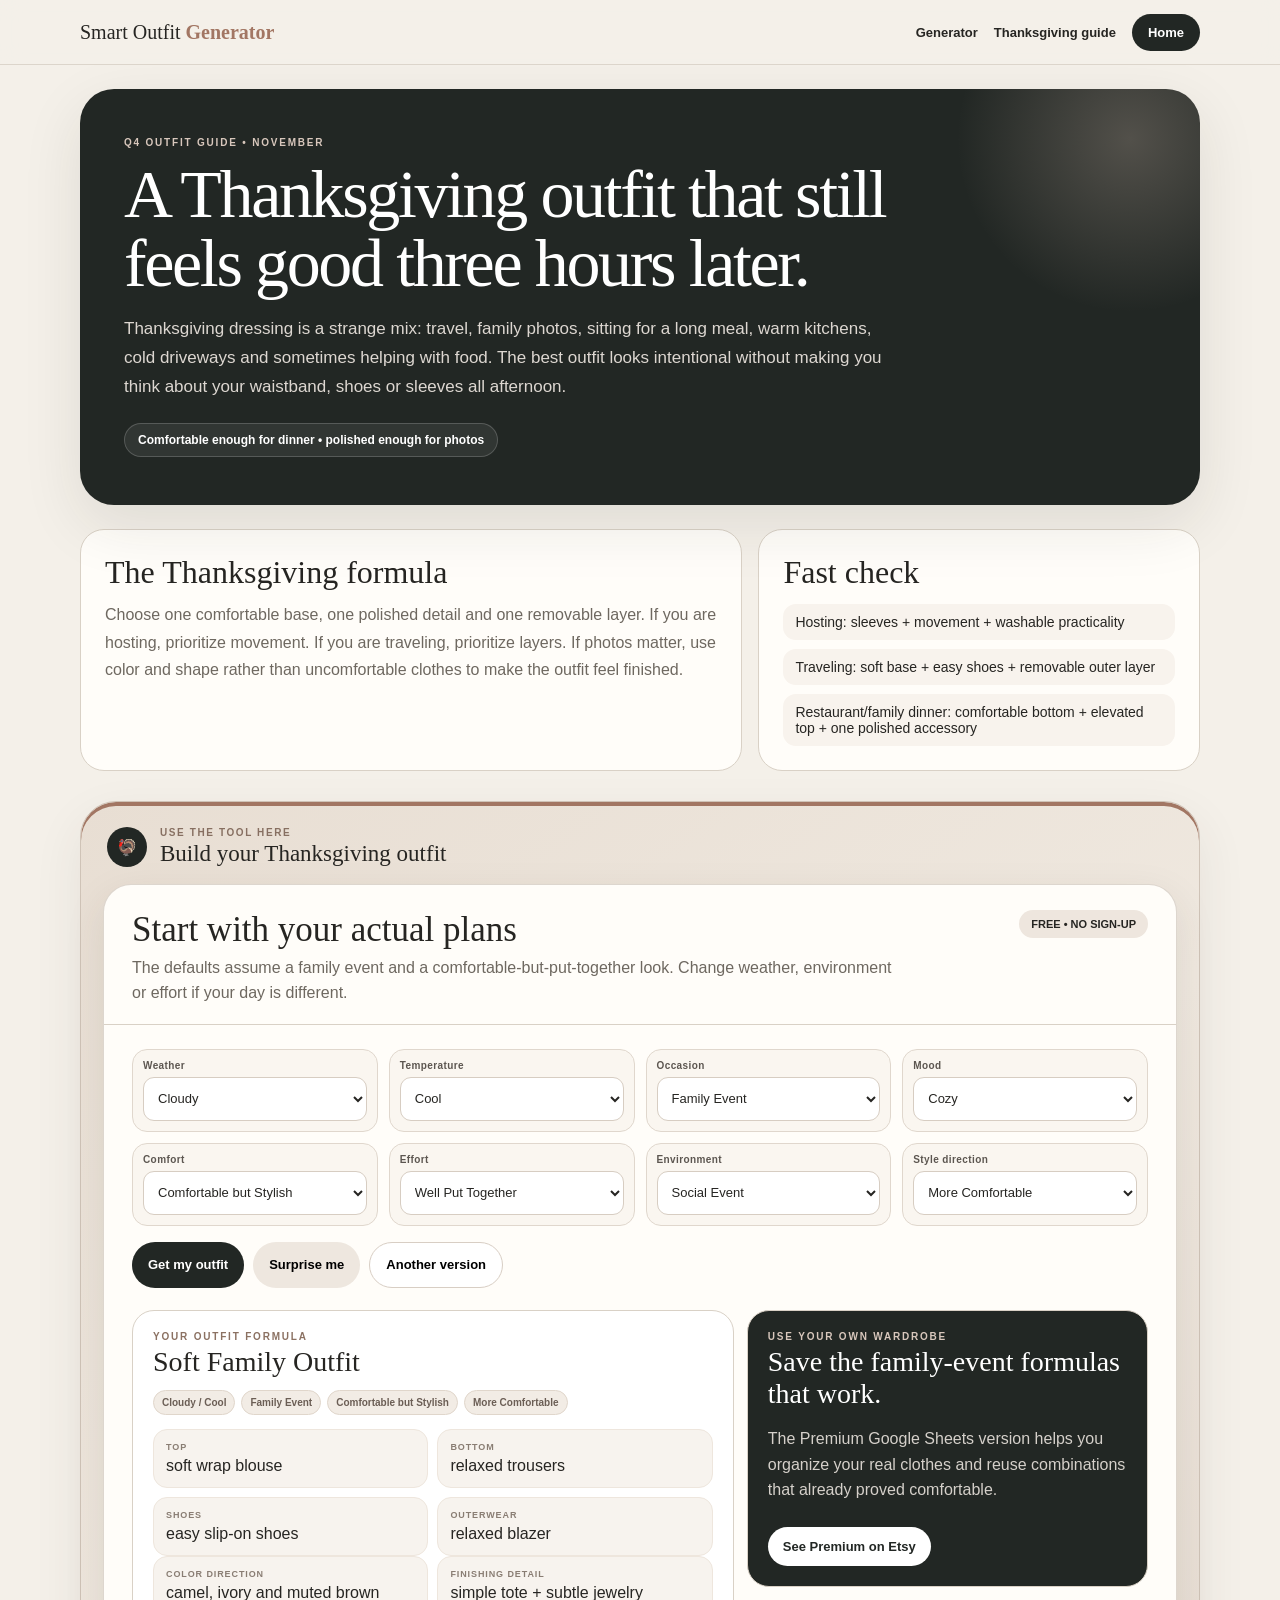
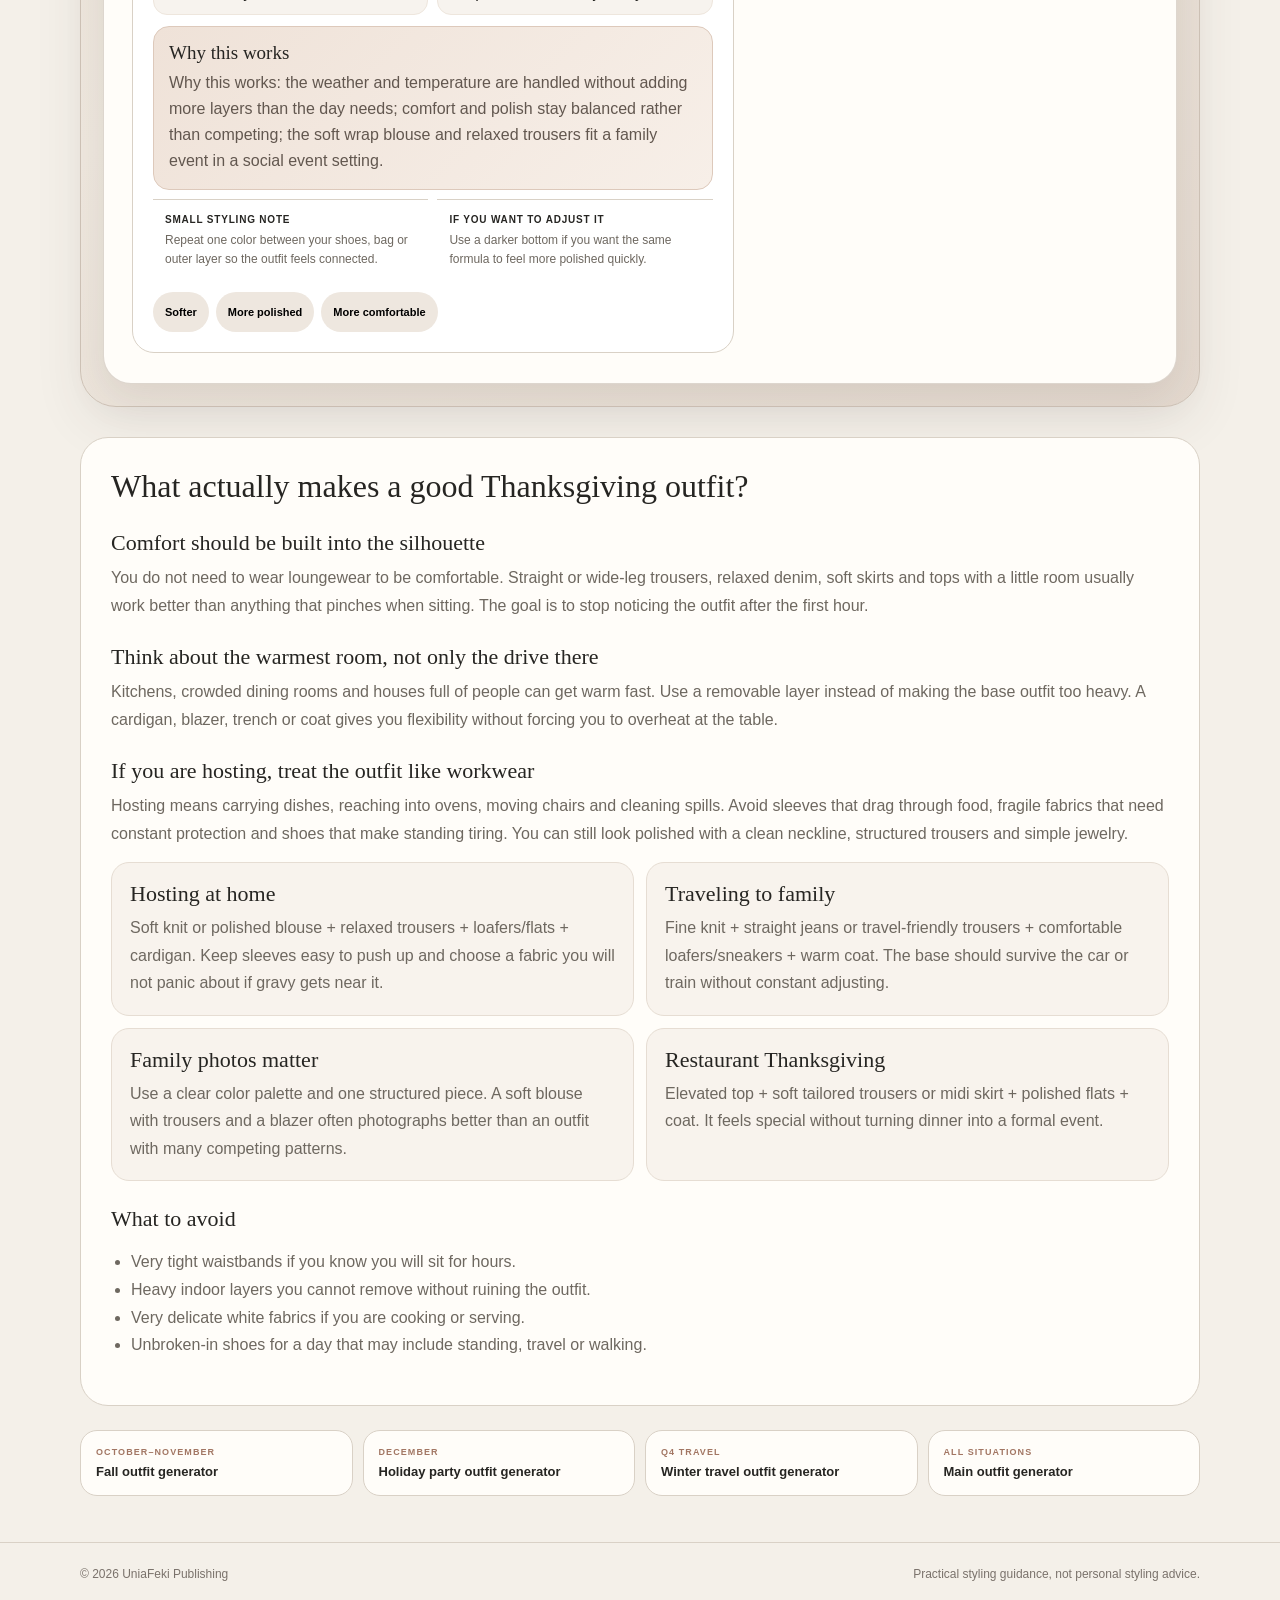
<file: thanksgiving-outfit-generator/index.html>
<!DOCTYPE html><html lang="en"><head><meta charset="UTF-8"><meta name="viewport" content="width=device-width,initial-scale=1"><title>Thanksgiving Outfit Generator | Comfortable Family Dinner Outfits</title><meta name="description" content="Build a Thanksgiving outfit that works for travel, hosting, family photos, dinner and comfort. Free outfit generator plus practical Thanksgiving styling advice."><link rel="canonical" href="https://smartoutfitplanner.com/thanksgiving-outfit-generator/"><meta name="robots" content="index,follow"><link rel="stylesheet" href="../seasonal-pages.css"></head><body><div class="top"><div class="shell topin"><a class="brand" href="../">Smart Outfit <b>Generator</b></a><nav class="nav"><a href="#generator">Generator</a><a href="#guide">Thanksgiving guide</a><a class="pill" href="../">Home</a></nav></div></div><main class="shell"><section class="hero"><div class="kicker">Q4 Outfit Guide • November</div><h1>A Thanksgiving outfit that still feels good three hours later.</h1><p>Thanksgiving dressing is a strange mix: travel, family photos, sitting for a long meal, warm kitchens, cold driveways and sometimes helping with food. The best outfit looks intentional without making you think about your waistband, shoes or sleeves all afternoon.</p><div class="hero-note">Comfortable enough for dinner • polished enough for photos</div></section><section class="quick"><div class="card"><h2>The Thanksgiving formula</h2><p>Choose one comfortable base, one polished detail and one removable layer. If you are hosting, prioritize movement. If you are traveling, prioritize layers. If photos matter, use color and shape rather than uncomfortable clothes to make the outfit feel finished.</p></div><div class="card"><h2>Fast check</h2><div class="mini"><div>Hosting: sleeves + movement + washable practicality</div><div>Traveling: soft base + easy shoes + removable outer layer</div><div>Restaurant/family dinner: comfortable bottom + elevated top + one polished accessory</div></div></div></section><section class="generator-stage" id="generator"><div class="stage-head"><div class="stage-icon">🦃</div><div><small>Use the tool here</small><strong>Build your Thanksgiving outfit</strong></div></div><div class="generator"><div class="gentop"><div><h2>Start with your actual plans</h2><p>The defaults assume a family event and a comfortable-but-put-together look. Change weather, environment or effort if your day is different.</p></div><div class="badge">FREE • NO SIGN-UP</div></div><div class="genbody"><div class="form"><div class="field"><label>Weather</label><select id="weather"></select></div><div class="field"><label>Temperature</label><select id="temperature"></select></div><div class="field"><label>Occasion</label><select id="occasion"></select></div><div class="field"><label>Mood</label><select id="mood"></select></div><div class="field"><label>Comfort</label><select id="comfort"></select></div><div class="field"><label>Effort</label><select id="effort"></select></div><div class="field"><label>Environment</label><select id="environment"></select></div><div class="field"><label>Style direction</label><select id="styleDirection"></select></div></div><div class="buttons"><button class="btn primary" id="go">Get my outfit</button><button class="btn soft" id="surprise">Surprise me</button><button class="btn ghostbtn" id="again">Another version</button></div><div class="resultgrid"><div class="result" id="resultCard"><div class="kicker" style="color:#8b7162">Your outfit formula</div><h3 id="title">Thanksgiving outfit</h3><div class="matchchips" id="matchChips"></div><div class="pieces"><div class="piece"><small>Top</small><span id="topResult"></span></div><div class="piece"><small>Bottom</small><span id="bottomResult"></span></div><div class="piece"><small>Shoes</small><span id="shoesResult"></span></div><div class="piece"><small>Outerwear</small><span id="outerResult"></span></div></div><div class="detailgrid"><div class="detail"><small>Color direction</small><span id="paletteResult"></span></div><div class="detail"><small>Finishing detail</small><span id="accessoryResult"></span></div></div><div class="whybox"><strong>Why this works</strong><p id="whyResult"></p></div><div class="notesgrid"><div class="note"><strong>Small styling note</strong><span id="stylingResult"></span></div><div class="note"><strong>If you want to adjust it</strong><span id="alternativeResult"></span></div></div><div class="refine"><button class="btn soft" data-refine="softer">Softer</button><button class="btn soft" data-refine="polished">More polished</button><button class="btn soft" data-refine="comfortable">More comfortable</button></div></div><aside class="side"><div class="kicker">Use your own wardrobe</div><h3>Save the family-event formulas that work.</h3><p>The Premium Google Sheets version helps you organize your real clothes and reuse combinations that already proved comfortable.</p><a href="https://uniafekipublishing.etsy.com/listing/4486634808" target="_blank" rel="noopener">See Premium on Etsy</a></aside></div></div></div></section><section class="content" id="guide"><h2>What actually makes a good Thanksgiving outfit?</h2><h3>Comfort should be built into the silhouette</h3><p>You do not need to wear loungewear to be comfortable. Straight or wide-leg trousers, relaxed denim, soft skirts and tops with a little room usually work better than anything that pinches when sitting. The goal is to stop noticing the outfit after the first hour.</p><h3>Think about the warmest room, not only the drive there</h3><p>Kitchens, crowded dining rooms and houses full of people can get warm fast. Use a removable layer instead of making the base outfit too heavy. A cardigan, blazer, trench or coat gives you flexibility without forcing you to overheat at the table.</p><h3>If you are hosting, treat the outfit like workwear</h3><p>Hosting means carrying dishes, reaching into ovens, moving chairs and cleaning spills. Avoid sleeves that drag through food, fragile fabrics that need constant protection and shoes that make standing tiring. You can still look polished with a clean neckline, structured trousers and simple jewelry.</p><div class="scenario-grid"><article class="scenario"><h3>Hosting at home</h3><p>Soft knit or polished blouse + relaxed trousers + loafers/flats + cardigan. Keep sleeves easy to push up and choose a fabric you will not panic about if gravy gets near it.</p></article><article class="scenario"><h3>Traveling to family</h3><p>Fine knit + straight jeans or travel-friendly trousers + comfortable loafers/sneakers + warm coat. The base should survive the car or train without constant adjusting.</p></article><article class="scenario"><h3>Family photos matter</h3><p>Use a clear color palette and one structured piece. A soft blouse with trousers and a blazer often photographs better than an outfit with many competing patterns.</p></article><article class="scenario"><h3>Restaurant Thanksgiving</h3><p>Elevated top + soft tailored trousers or midi skirt + polished flats + coat. It feels special without turning dinner into a formal event.</p></article></div><h3>What to avoid</h3><ul><li>Very tight waistbands if you know you will sit for hours.</li><li>Heavy indoor layers you cannot remove without ruining the outfit.</li><li>Very delicate white fabrics if you are cooking or serving.</li><li>Unbroken-in shoes for a day that may include standing, travel or walking.</li></ul></section><div class="links"><a href="../fall-outfit-generator/"><small>October–November</small>Fall outfit generator</a><a href="../holiday-party-outfit-generator/"><small>December</small>Holiday party outfit generator</a><a href="../winter-travel-outfit-generator/"><small>Q4 travel</small>Winter travel outfit generator</a><a href="../"><small>All situations</small>Main outfit generator</a></div></main><footer><div class="shell footerin"><span>© 2026 UniaFeki Publishing</span><span>Practical styling guidance, not personal styling advice.</span></div></footer><script src="../outfit-engine.js"></script><script>window.addEventListener('load',()=>setTimeout(()=>{const v={weather:'Cloudy',temperature:'Cool',occasion:'Family Event',mood:'Cozy',comfort:'Comfortable but Stylish',effort:'Well Put Together',environment:'Social Event',styleDirection:'More Comfortable'};Object.entries(v).forEach(([k,x])=>{const e=document.getElementById(k);if(e)e.value=x});document.getElementById('go')?.click()},80));</script></body></html>
</file>
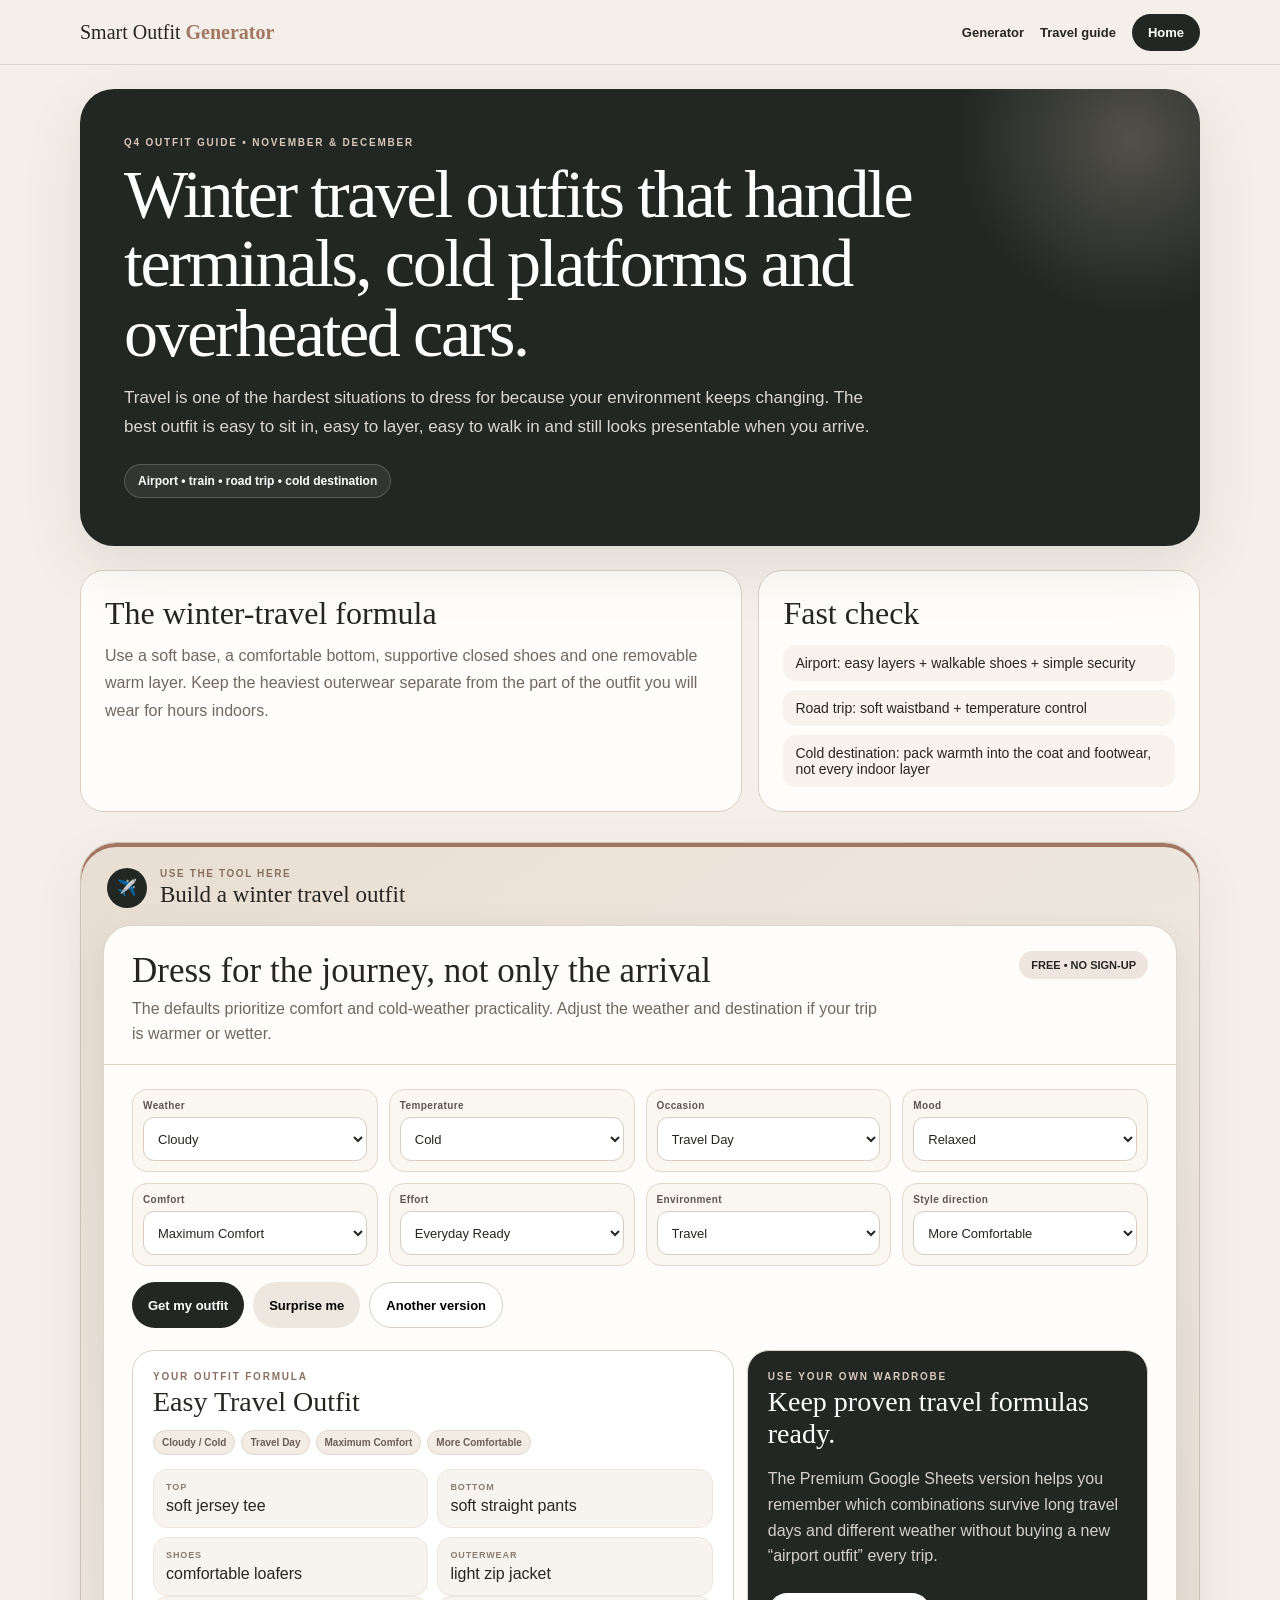
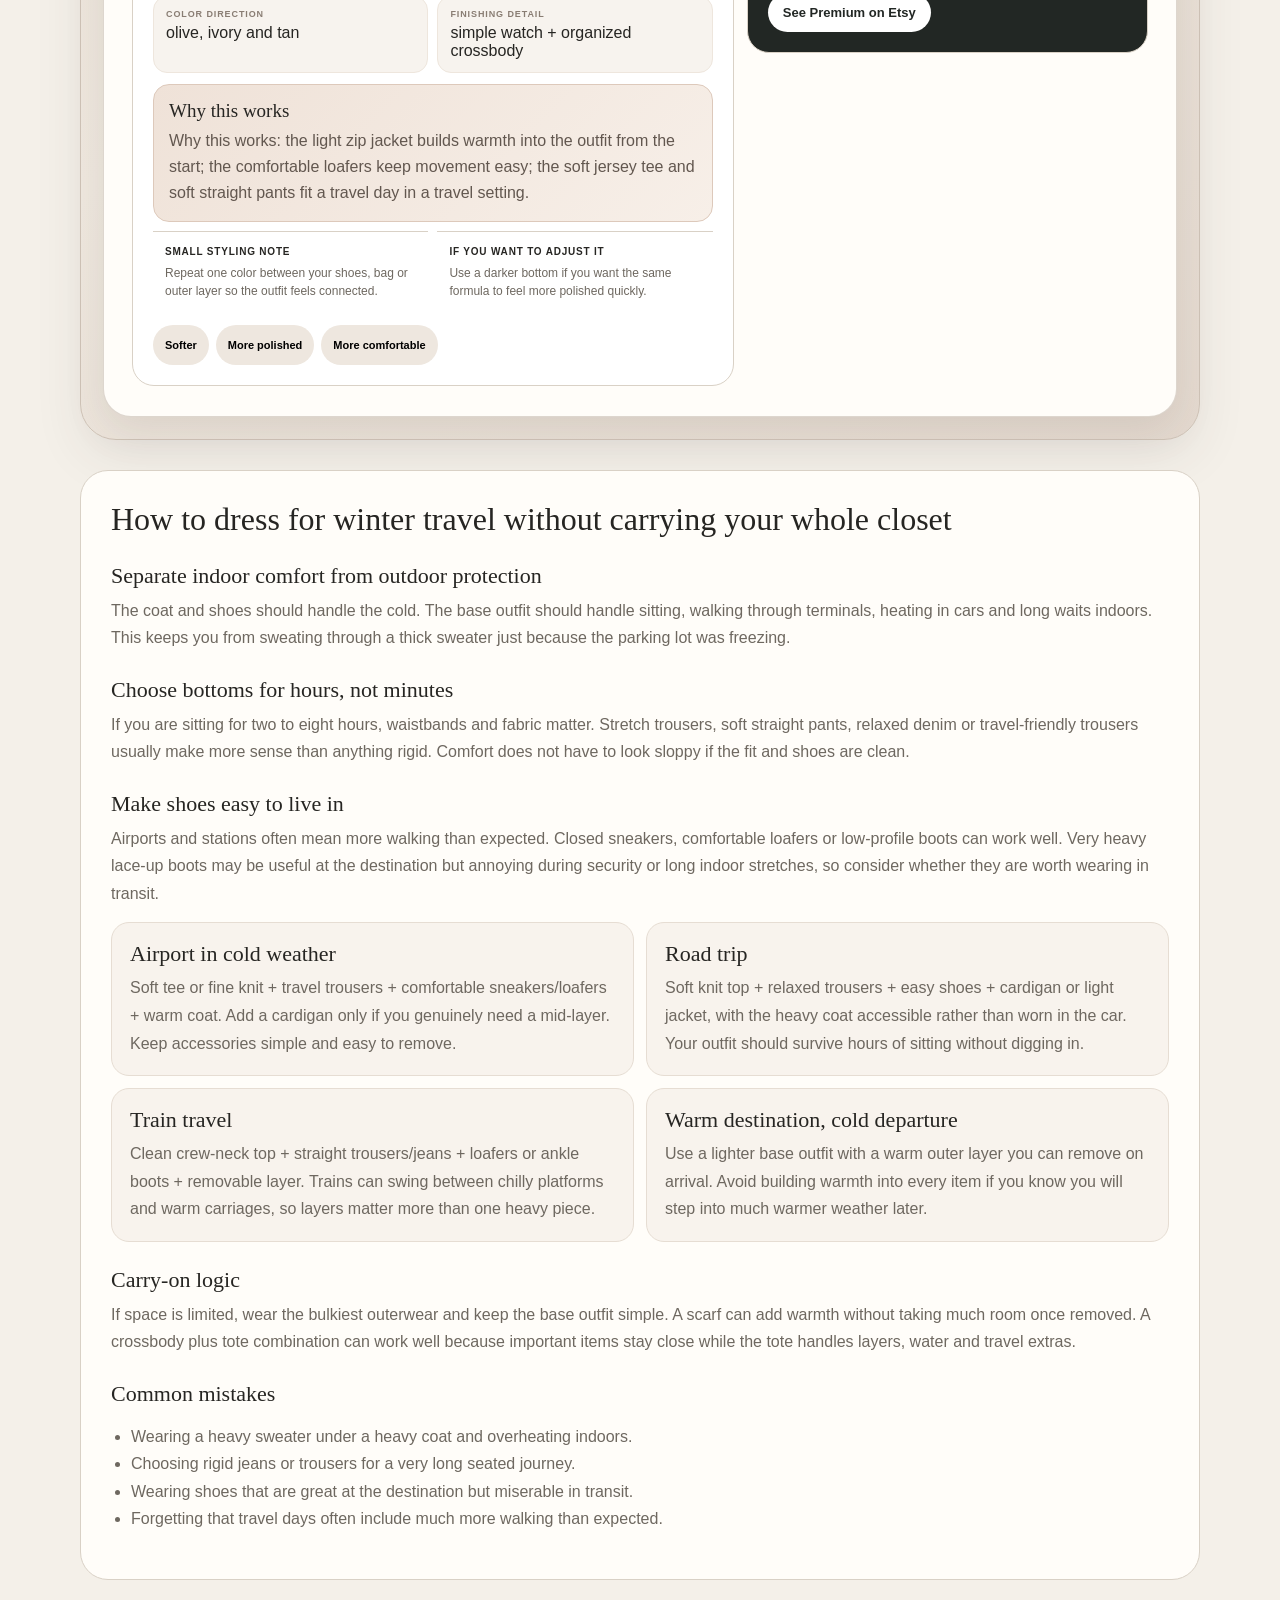
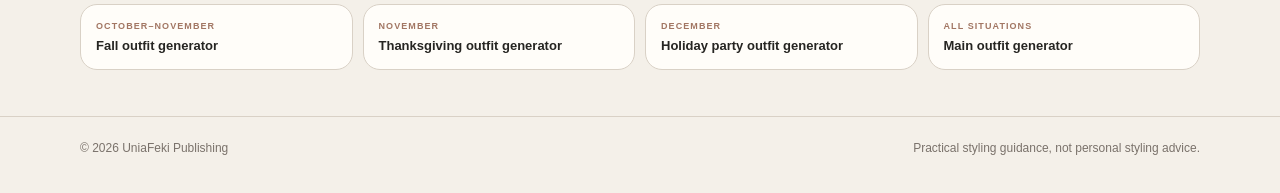
<file: winter-travel-outfit-generator/index.html>
<!DOCTYPE html><html lang="en"><head><meta charset="UTF-8"><meta name="viewport" content="width=device-width,initial-scale=1"><title>Winter Travel Outfit Generator | Airport & Road Trip Outfit Ideas</title><meta name="description" content="Build a winter travel outfit for airports, road trips, trains and changing temperatures. Free outfit generator plus practical layering and comfort advice."><link rel="canonical" href="https://smartoutfitplanner.com/winter-travel-outfit-generator/"><meta name="robots" content="index,follow"><link rel="stylesheet" href="../seasonal-pages.css"></head><body><div class="top"><div class="shell topin"><a class="brand" href="../">Smart Outfit <b>Generator</b></a><nav class="nav"><a href="#generator">Generator</a><a href="#guide">Travel guide</a><a class="pill" href="../">Home</a></nav></div></div><main class="shell"><section class="hero"><div class="kicker">Q4 Outfit Guide • November & December</div><h1>Winter travel outfits that handle terminals, cold platforms and overheated cars.</h1><p>Travel is one of the hardest situations to dress for because your environment keeps changing. The best outfit is easy to sit in, easy to layer, easy to walk in and still looks presentable when you arrive.</p><div class="hero-note">Airport • train • road trip • cold destination</div></section><section class="quick"><div class="card"><h2>The winter-travel formula</h2><p>Use a soft base, a comfortable bottom, supportive closed shoes and one removable warm layer. Keep the heaviest outerwear separate from the part of the outfit you will wear for hours indoors.</p></div><div class="card"><h2>Fast check</h2><div class="mini"><div>Airport: easy layers + walkable shoes + simple security</div><div>Road trip: soft waistband + temperature control</div><div>Cold destination: pack warmth into the coat and footwear, not every indoor layer</div></div></div></section><section class="generator-stage" id="generator"><div class="stage-head"><div class="stage-icon">✈️</div><div><small>Use the tool here</small><strong>Build a winter travel outfit</strong></div></div><div class="generator"><div class="gentop"><div><h2>Dress for the journey, not only the arrival</h2><p>The defaults prioritize comfort and cold-weather practicality. Adjust the weather and destination if your trip is warmer or wetter.</p></div><div class="badge">FREE • NO SIGN-UP</div></div><div class="genbody"><div class="form"><div class="field"><label>Weather</label><select id="weather"></select></div><div class="field"><label>Temperature</label><select id="temperature"></select></div><div class="field"><label>Occasion</label><select id="occasion"></select></div><div class="field"><label>Mood</label><select id="mood"></select></div><div class="field"><label>Comfort</label><select id="comfort"></select></div><div class="field"><label>Effort</label><select id="effort"></select></div><div class="field"><label>Environment</label><select id="environment"></select></div><div class="field"><label>Style direction</label><select id="styleDirection"></select></div></div><div class="buttons"><button class="btn primary" id="go">Get my outfit</button><button class="btn soft" id="surprise">Surprise me</button><button class="btn ghostbtn" id="again">Another version</button></div><div class="resultgrid"><div class="result" id="resultCard"><div class="kicker" style="color:#8b7162">Your outfit formula</div><h3 id="title">Winter travel outfit</h3><div class="matchchips" id="matchChips"></div><div class="pieces"><div class="piece"><small>Top</small><span id="topResult"></span></div><div class="piece"><small>Bottom</small><span id="bottomResult"></span></div><div class="piece"><small>Shoes</small><span id="shoesResult"></span></div><div class="piece"><small>Outerwear</small><span id="outerResult"></span></div></div><div class="detailgrid"><div class="detail"><small>Color direction</small><span id="paletteResult"></span></div><div class="detail"><small>Finishing detail</small><span id="accessoryResult"></span></div></div><div class="whybox"><strong>Why this works</strong><p id="whyResult"></p></div><div class="notesgrid"><div class="note"><strong>Small styling note</strong><span id="stylingResult"></span></div><div class="note"><strong>If you want to adjust it</strong><span id="alternativeResult"></span></div></div><div class="refine"><button class="btn soft" data-refine="softer">Softer</button><button class="btn soft" data-refine="polished">More polished</button><button class="btn soft" data-refine="comfortable">More comfortable</button></div></div><aside class="side"><div class="kicker">Use your own wardrobe</div><h3>Keep proven travel formulas ready.</h3><p>The Premium Google Sheets version helps you remember which combinations survive long travel days and different weather without buying a new “airport outfit” every trip.</p><a href="https://uniafekipublishing.etsy.com/listing/4486634808" target="_blank" rel="noopener">See Premium on Etsy</a></aside></div></div></div></section><section class="content" id="guide"><h2>How to dress for winter travel without carrying your whole closet</h2><h3>Separate indoor comfort from outdoor protection</h3><p>The coat and shoes should handle the cold. The base outfit should handle sitting, walking through terminals, heating in cars and long waits indoors. This keeps you from sweating through a thick sweater just because the parking lot was freezing.</p><h3>Choose bottoms for hours, not minutes</h3><p>If you are sitting for two to eight hours, waistbands and fabric matter. Stretch trousers, soft straight pants, relaxed denim or travel-friendly trousers usually make more sense than anything rigid. Comfort does not have to look sloppy if the fit and shoes are clean.</p><h3>Make shoes easy to live in</h3><p>Airports and stations often mean more walking than expected. Closed sneakers, comfortable loafers or low-profile boots can work well. Very heavy lace-up boots may be useful at the destination but annoying during security or long indoor stretches, so consider whether they are worth wearing in transit.</p><div class="scenario-grid"><article class="scenario"><h3>Airport in cold weather</h3><p>Soft tee or fine knit + travel trousers + comfortable sneakers/loafers + warm coat. Add a cardigan only if you genuinely need a mid-layer. Keep accessories simple and easy to remove.</p></article><article class="scenario"><h3>Road trip</h3><p>Soft knit top + relaxed trousers + easy shoes + cardigan or light jacket, with the heavy coat accessible rather than worn in the car. Your outfit should survive hours of sitting without digging in.</p></article><article class="scenario"><h3>Train travel</h3><p>Clean crew-neck top + straight trousers/jeans + loafers or ankle boots + removable layer. Trains can swing between chilly platforms and warm carriages, so layers matter more than one heavy piece.</p></article><article class="scenario"><h3>Warm destination, cold departure</h3><p>Use a lighter base outfit with a warm outer layer you can remove on arrival. Avoid building warmth into every item if you know you will step into much warmer weather later.</p></article></div><h3>Carry-on logic</h3><p>If space is limited, wear the bulkiest outerwear and keep the base outfit simple. A scarf can add warmth without taking much room once removed. A crossbody plus tote combination can work well because important items stay close while the tote handles layers, water and travel extras.</p><h3>Common mistakes</h3><ul><li>Wearing a heavy sweater under a heavy coat and overheating indoors.</li><li>Choosing rigid jeans or trousers for a very long seated journey.</li><li>Wearing shoes that are great at the destination but miserable in transit.</li><li>Forgetting that travel days often include much more walking than expected.</li></ul></section><div class="links"><a href="../fall-outfit-generator/"><small>October–November</small>Fall outfit generator</a><a href="../thanksgiving-outfit-generator/"><small>November</small>Thanksgiving outfit generator</a><a href="../holiday-party-outfit-generator/"><small>December</small>Holiday party outfit generator</a><a href="../"><small>All situations</small>Main outfit generator</a></div></main><footer><div class="shell footerin"><span>© 2026 UniaFeki Publishing</span><span>Practical styling guidance, not personal styling advice.</span></div></footer><script src="../outfit-engine.js"></script><script>window.addEventListener('load',()=>setTimeout(()=>{const v={weather:'Cloudy',temperature:'Cold',occasion:'Travel Day',mood:'Relaxed',comfort:'Maximum Comfort',effort:'Everyday Ready',environment:'Travel',styleDirection:'More Comfortable'};Object.entries(v).forEach(([k,x])=>{const e=document.getElementById(k);if(e)e.value=x});document.getElementById('go')?.click()},80));</script></body></html>
</file>
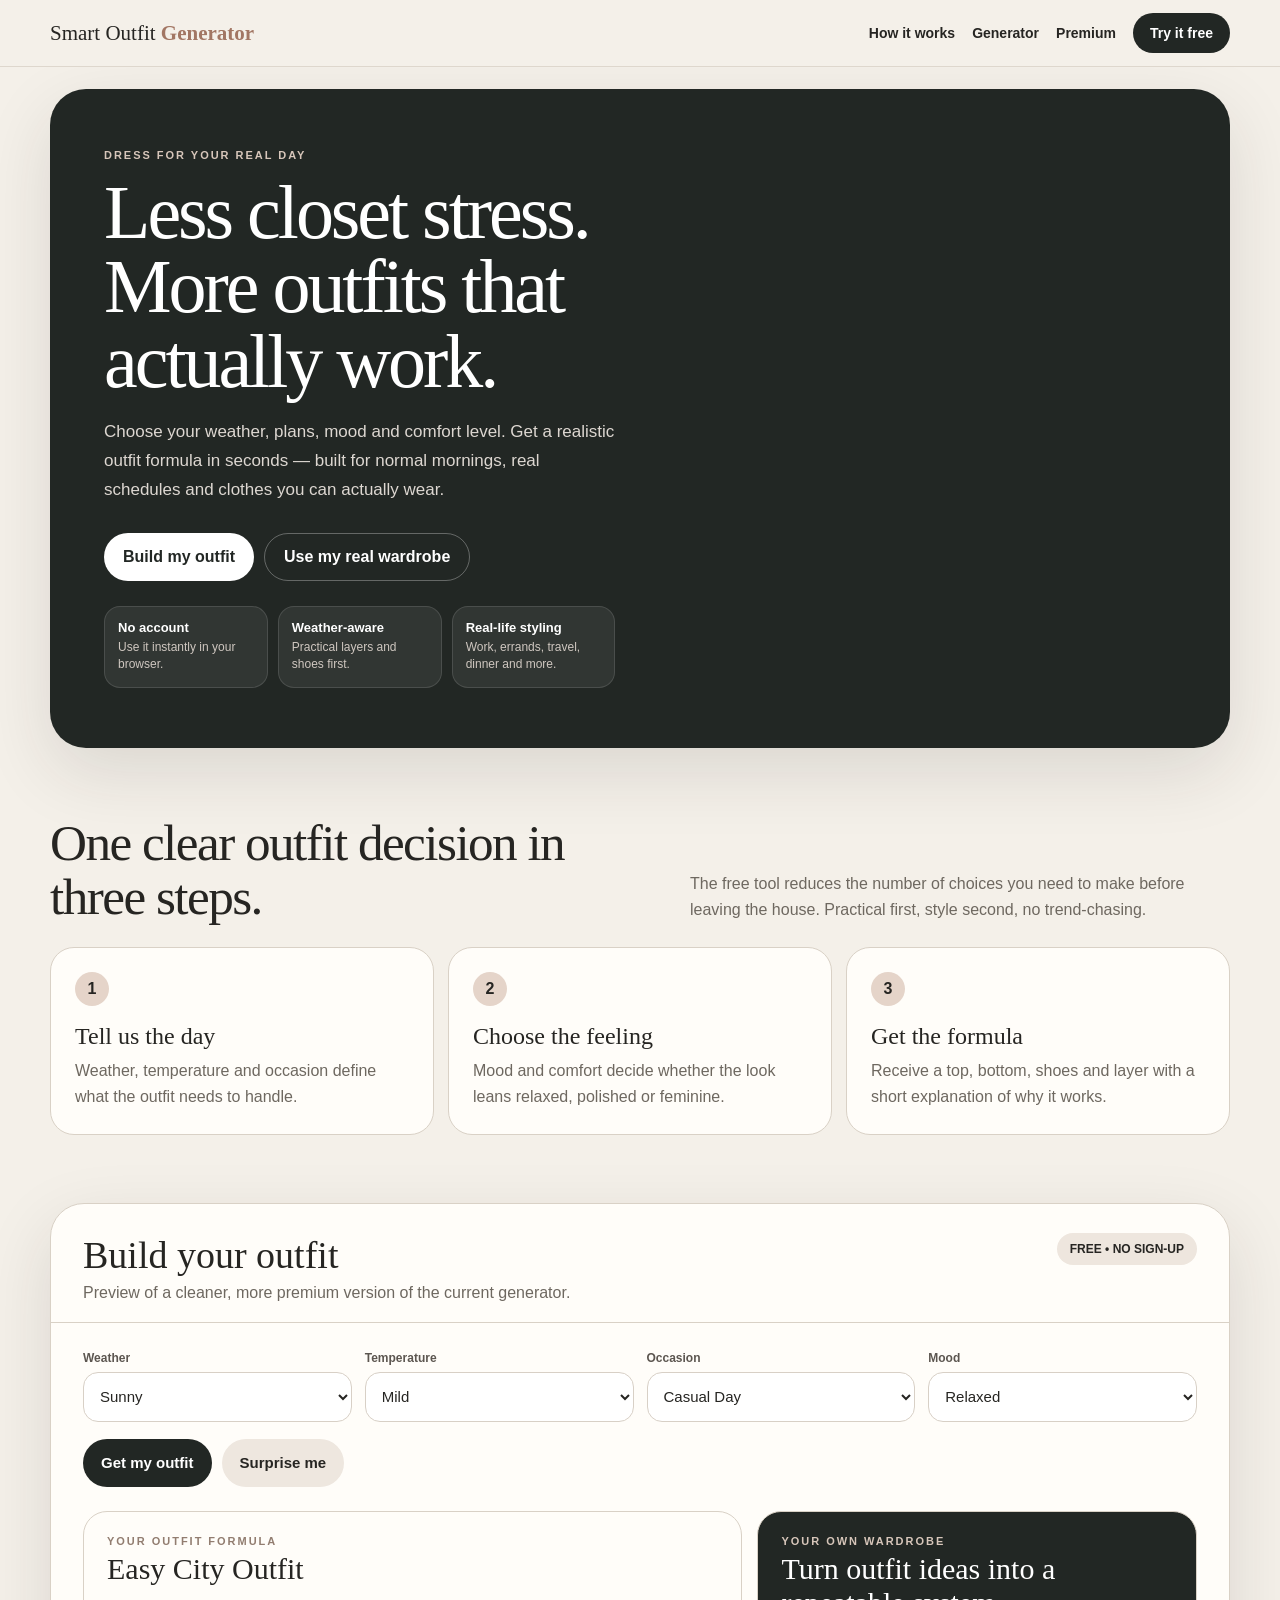
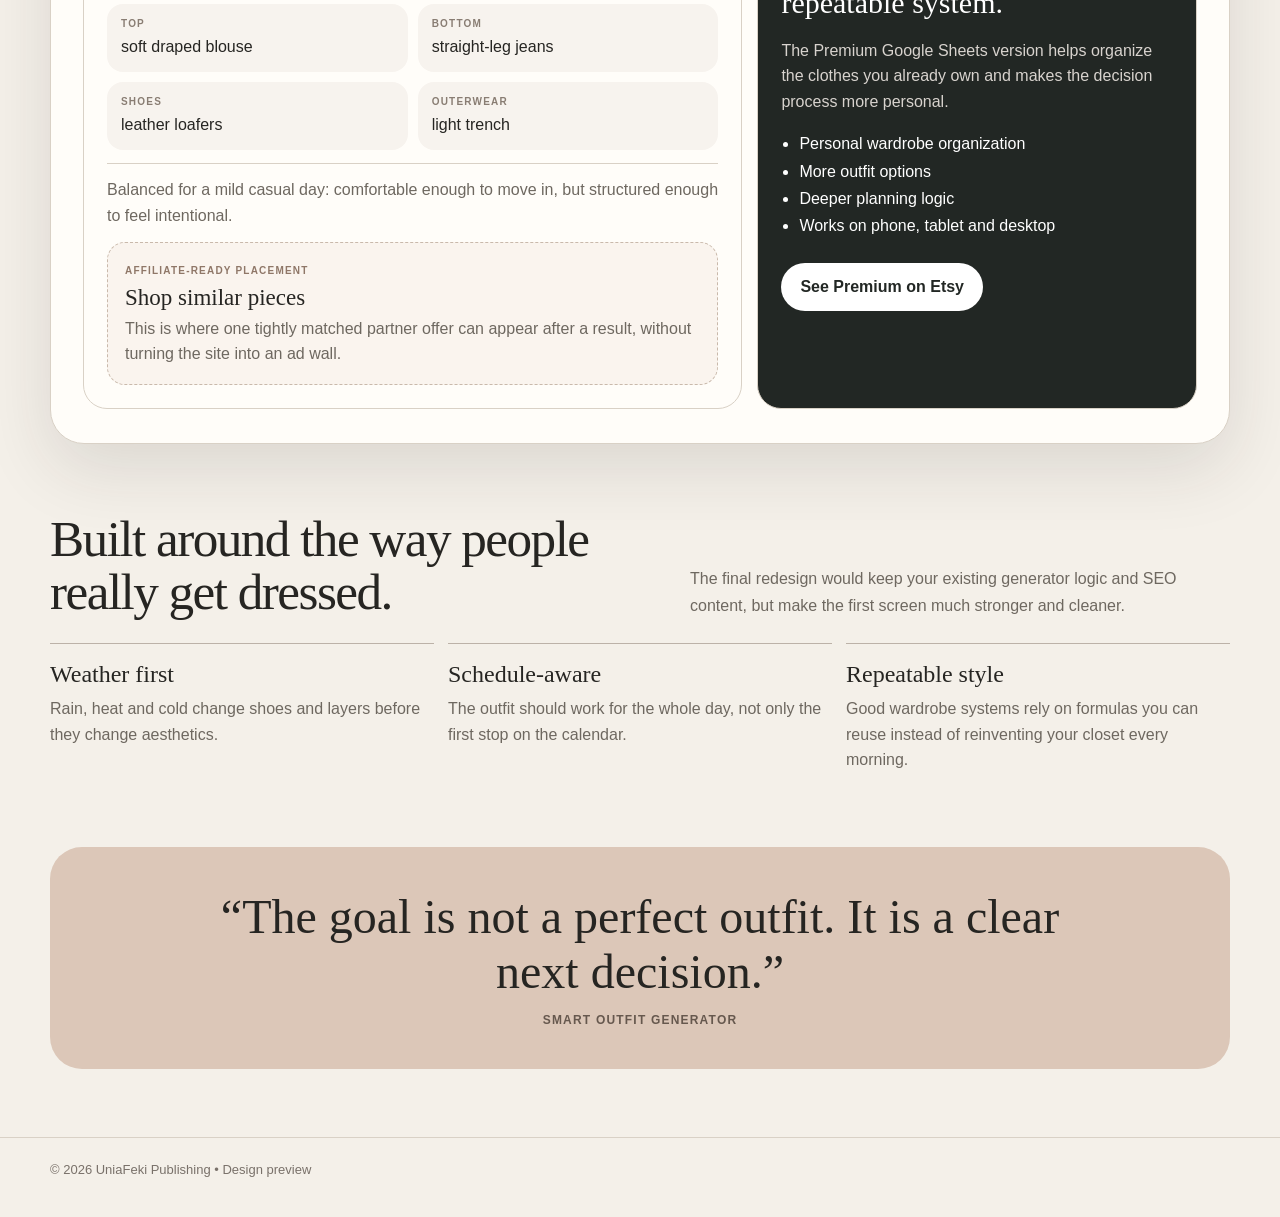
<file: preview-v2.html>
<!DOCTYPE html>
<html lang="en">
<head>
<meta charset="UTF-8" />
<meta name="viewport" content="width=device-width, initial-scale=1.0" />
<meta name="robots" content="noindex,nofollow" />
<title>Smart Outfit Generator — Design Preview</title>
<style>
:root{--bg:#f4f0e9;--card:#fffdf9;--ink:#262522;--muted:#6e6860;--line:#d9d1c6;--accent:#a27663;--dark:#222724;--shadow:0 24px 70px rgba(44,37,31,.12)}*{box-sizing:border-box}html{scroll-behavior:smooth}body{margin:0;background:var(--bg);color:var(--ink);font-family:Inter,-apple-system,BlinkMacSystemFont,"Segoe UI",sans-serif}.shell{width:min(1180px,calc(100% - 28px));margin:auto}.top{position:sticky;top:0;z-index:20;background:rgba(244,240,233,.9);backdrop-filter:blur(12px);border-bottom:1px solid rgba(217,209,198,.8)}.topin{height:66px;display:flex;justify-content:space-between;align-items:center;gap:14px}.brand{font:500 21px Georgia,serif}.brand b{color:var(--accent)}.nav{display:flex;gap:17px;align-items:center;font-size:14px;font-weight:750}.nav a{color:inherit;text-decoration:none}.pillbtn{background:var(--dark);color:#fff!important;border-radius:999px;padding:12px 17px}.hero{margin-top:22px;display:grid;grid-template-columns:1.05fr .95fr;min-height:540px;border-radius:36px;overflow:hidden;background:var(--dark);box-shadow:var(--shadow)}.herocopy{padding:60px 54px;display:flex;flex-direction:column;justify-content:center;color:#fff}.eyebrow{text-transform:uppercase;letter-spacing:.18em;font-size:11px;font-weight:900;color:#d7c6ba}.hero h1{font:500 clamp(46px,6vw,76px)/.98 Georgia,serif;letter-spacing:-.04em;margin:14px 0 20px}.hero p{font-size:17px;line-height:1.7;color:#ddd7d1;max-width:570px;margin:0 0 28px}.actions{display:flex;gap:10px;flex-wrap:wrap}.light{display:inline-flex;align-items:center;justify-content:center;min-height:48px;padding:0 19px;background:#fff;color:var(--dark);border-radius:999px;text-decoration:none;font-weight:900}.outline{display:inline-flex;align-items:center;justify-content:center;min-height:48px;padding:0 19px;border:1px solid rgba(255,255,255,.3);color:#fff;border-radius:999px;text-decoration:none;font-weight:850}.photo{background:url('https://images.unsplash.com/photo-1483985988355-763728e1935b?auto=format&fit=crop&w=1400&q=82') center/cover;position:relative}.photo:after{content:"";position:absolute;inset:0;background:linear-gradient(90deg,rgba(34,39,36,.32),transparent 45%)}.trust{display:grid;grid-template-columns:repeat(3,1fr);gap:10px;margin-top:25px}.trust div{background:rgba(255,255,255,.07);border:1px solid rgba(255,255,255,.12);border-radius:16px;padding:13px}.trust strong{display:block;font-size:13px}.trust span{display:block;margin-top:4px;color:#cfc7c0;font-size:12px;line-height:1.45}.section{padding:68px 0}.sectionhead{display:flex;justify-content:space-between;gap:24px;align-items:end;margin-bottom:24px}.sectionhead h2{margin:0;font:500 clamp(34px,4vw,52px)/1.05 Georgia,serif;letter-spacing:-.03em}.sectionhead p{margin:0;max-width:540px;line-height:1.65;color:var(--muted)}.steps{display:grid;grid-template-columns:repeat(3,1fr);gap:14px}.step{background:var(--card);border:1px solid var(--line);border-radius:24px;padding:24px}.num{width:34px;height:34px;display:grid;place-items:center;border-radius:50%;background:#e5d4c9;font-weight:900;margin-bottom:17px}.step h3{font:500 24px Georgia,serif;margin:0 0 8px}.step p{margin:0;color:var(--muted);line-height:1.6}.generator{background:var(--card);border:1px solid var(--line);border-radius:34px;box-shadow:var(--shadow);overflow:hidden}.gentop{padding:29px 32px 20px;border-bottom:1px solid var(--line);display:flex;justify-content:space-between;gap:18px}.gentop h2{font:500 38px Georgia,serif;margin:0 0 7px}.gentop p{margin:0;color:var(--muted)}.badge{height:max-content;background:#eee6de;border-radius:999px;padding:9px 13px;font-size:12px;font-weight:900}.genbody{padding:28px 32px 34px}.form{display:grid;grid-template-columns:repeat(4,1fr);gap:13px}label{display:block;font-size:12px;font-weight:900;margin-bottom:7px;color:#5c5650}select{width:100%;min-height:50px;border:1px solid #d8d0c6;border-radius:15px;background:#fff;padding:0 12px;font-size:15px;color:var(--ink)}button{cursor:pointer}.buttons{display:flex;gap:10px;flex-wrap:wrap;margin-top:17px}.btn{border:0;border-radius:999px;min-height:48px;padding:0 18px;font-weight:900;font-size:15px}.primary{background:var(--dark);color:#fff}.soft{background:#eee7df;color:var(--ink)}.resultgrid{display:grid;grid-template-columns:1.2fr .8fr;gap:15px;margin-top:24px}.result,.premium{border:1px solid var(--line);border-radius:24px;padding:23px}.result h3,.premium h3{font:500 30px Georgia,serif;margin:5px 0 18px}.pieces{display:grid;grid-template-columns:1fr 1fr;gap:10px}.piece{background:#f7f3ee;border-radius:16px;padding:14px}.piece small{display:block;font-size:10px;font-weight:900;letter-spacing:.12em;text-transform:uppercase;color:#897d73;margin-bottom:6px}.piece span{line-height:1.45}.why{margin-top:13px;padding-top:13px;border-top:1px solid var(--line);color:var(--muted);line-height:1.6}.affiliate{margin-top:14px;padding:17px;border:1px dashed #c9b9ab;border-radius:18px;background:#faf4ee}.affiliate small{font-size:10px;font-weight:900;letter-spacing:.12em;text-transform:uppercase;color:#8f7768}.affiliate h4{font:500 23px Georgia,serif;margin:7px 0 6px}.affiliate p{margin:0;color:var(--muted);line-height:1.55}.premium{background:var(--dark);color:#fff}.premium p{color:#d8d3ce;line-height:1.6}.premium ul{padding-left:18px;line-height:1.7}.premium .light{margin-top:8px}.featuregrid{display:grid;grid-template-columns:repeat(3,1fr);gap:14px}.feature{border-top:1px solid #bcb2a8;padding-top:17px}.feature h3{font:500 24px Georgia,serif;margin:0 0 8px}.feature p{margin:0;color:var(--muted);line-height:1.6}.quote{margin:6px 0 68px;padding:42px;background:#dcc7b8;border-radius:32px;text-align:center}.quote p{max-width:850px;margin:auto;font:500 clamp(30px,4vw,48px)/1.15 Georgia,serif}.quote span{display:block;margin-top:14px;font-size:12px;font-weight:900;letter-spacing:.1em;color:#66584e}footer{border-top:1px solid var(--line);padding:24px 0 40px;color:#79716a;font-size:13px}@media(max-width:900px){.hero{grid-template-columns:1fr}.photo{min-height:300px}.form{grid-template-columns:repeat(2,1fr)}.resultgrid,.steps,.featuregrid{grid-template-columns:1fr}.sectionhead{display:block}.sectionhead p{margin-top:10px}}@media(max-width:620px){.shell{width:min(100% - 18px,1180px)}.nav a:not(.pillbtn){display:none}.hero{border-radius:24px}.herocopy{padding:34px 21px}.hero h1{font-size:42px}.photo{min-height:230px}.trust{grid-template-columns:1fr}.section{padding:46px 0}.gentop{display:block;padding:22px 19px 16px}.gentop h2{font-size:30px}.badge{display:inline-block;margin-top:12px}.genbody{padding:19px}.form,.pieces{grid-template-columns:1fr}.quote{padding:30px 18px;border-radius:24px}}
</style>
</head>
<body>
<div class="top"><div class="shell topin"><div class="brand">Smart Outfit <b>Generator</b></div><nav class="nav"><a href="#how">How it works</a><a href="#generator">Generator</a><a href="https://uniafekipublishing.etsy.com/listing/4486634808" target="_blank" rel="noopener">Premium</a><a class="pillbtn" href="#generator">Try it free</a></nav></div></div>
<main class="shell">
<section class="hero"><div class="herocopy"><div class="eyebrow">Dress for your real day</div><h1>Less closet stress. More outfits that actually work.</h1><p>Choose your weather, plans, mood and comfort level. Get a realistic outfit formula in seconds — built for normal mornings, real schedules and clothes you can actually wear.</p><div class="actions"><a class="light" href="#generator">Build my outfit</a><a class="outline" href="https://uniafekipublishing.etsy.com/listing/4486634808" target="_blank" rel="noopener">Use my real wardrobe</a></div><div class="trust"><div><strong>No account</strong><span>Use it instantly in your browser.</span></div><div><strong>Weather-aware</strong><span>Practical layers and shoes first.</span></div><div><strong>Real-life styling</strong><span>Work, errands, travel, dinner and more.</span></div></div></div><div class="photo" aria-label="Fashion wardrobe photography"></div></section>
<section class="section" id="how"><div class="sectionhead"><h2>One clear outfit decision in three steps.</h2><p>The free tool reduces the number of choices you need to make before leaving the house. Practical first, style second, no trend-chasing.</p></div><div class="steps"><article class="step"><div class="num">1</div><h3>Tell us the day</h3><p>Weather, temperature and occasion define what the outfit needs to handle.</p></article><article class="step"><div class="num">2</div><h3>Choose the feeling</h3><p>Mood and comfort decide whether the look leans relaxed, polished or feminine.</p></article><article class="step"><div class="num">3</div><h3>Get the formula</h3><p>Receive a top, bottom, shoes and layer with a short explanation of why it works.</p></article></div></section>
<section class="generator" id="generator"><div class="gentop"><div><h2>Build your outfit</h2><p>Preview of a cleaner, more premium version of the current generator.</p></div><div class="badge">FREE • NO SIGN-UP</div></div><div class="genbody"><div class="form"><div><label>Weather</label><select id="weather"><option>Sunny</option><option>Cloudy</option><option>Rainy</option><option>Windy</option><option>Snowy</option></select></div><div><label>Temperature</label><select id="temp"><option>Mild</option><option>Hot</option><option>Warm</option><option>Cool</option><option>Cold</option><option>Freezing</option></select></div><div><label>Occasion</label><select id="occasion"><option>Casual Day</option><option>Work</option><option>Coffee Meeting</option><option>Date Night</option><option>Dinner</option><option>Travel Day</option></select></div><div><label>Mood</label><select id="mood"><option>Relaxed</option><option>Confident</option><option>Feminine</option><option>Minimalist</option><option>Elegant</option></select></div></div><div class="buttons"><button class="btn primary" id="go">Get my outfit</button><button class="btn soft" id="surprise">Surprise me</button></div><div class="resultgrid"><div class="result"><div class="eyebrow" style="color:#927d70">Your outfit formula</div><h3 id="title">Easy City Outfit</h3><div class="pieces"><div class="piece"><small>Top</small><span id="top">soft draped blouse</span></div><div class="piece"><small>Bottom</small><span id="bottom">straight-leg jeans</span></div><div class="piece"><small>Shoes</small><span id="shoes">leather loafers</span></div><div class="piece"><small>Outerwear</small><span id="outer">light trench</span></div></div><div class="why" id="why">Balanced for a mild casual day: comfortable enough to move in, but structured enough to feel intentional.</div><div class="affiliate"><small>Affiliate-ready placement</small><h4>Shop similar pieces</h4><p>This is where one tightly matched partner offer can appear after a result, without turning the site into an ad wall.</p></div></div><aside class="premium"><div class="eyebrow">Your own wardrobe</div><h3>Turn outfit ideas into a repeatable system.</h3><p>The Premium Google Sheets version helps organize the clothes you already own and makes the decision process more personal.</p><ul><li>Personal wardrobe organization</li><li>More outfit options</li><li>Deeper planning logic</li><li>Works on phone, tablet and desktop</li></ul><a class="light" href="https://uniafekipublishing.etsy.com/listing/4486634808" target="_blank" rel="noopener">See Premium on Etsy</a></aside></div></div></section>
<section class="section"><div class="sectionhead"><h2>Built around the way people really get dressed.</h2><p>The final redesign would keep your existing generator logic and SEO content, but make the first screen much stronger and cleaner.</p></div><div class="featuregrid"><article class="feature"><h3>Weather first</h3><p>Rain, heat and cold change shoes and layers before they change aesthetics.</p></article><article class="feature"><h3>Schedule-aware</h3><p>The outfit should work for the whole day, not only the first stop on the calendar.</p></article><article class="feature"><h3>Repeatable style</h3><p>Good wardrobe systems rely on formulas you can reuse instead of reinventing your closet every morning.</p></article></div></section>
<section class="quote"><p>“The goal is not a perfect outfit. It is a clear next decision.”</p><span>SMART OUTFIT GENERATOR</span></section>
</main>
<footer><div class="shell">© 2026 UniaFeki Publishing • Design preview</div></footer>
<script>const sets={work:{top:['refined mock-neck knit','clean collared blouse','soft satin blouse'],bottom:['tailored ankle trousers','wide-leg trousers','polished midi skirt'],shoes:['classic loafers','pointed flats','ankle boots'],outer:['tailored blazer','soft trench','structured jacket']},casual:{top:['soft draped blouse','clean crew-neck top','Breton stripe tee'],bottom:['straight-leg jeans','relaxed city trousers','soft midi skirt'],shoes:['leather loafers','clean sneakers','ballet flats'],outer:['light trench','relaxed blazer','cardigan']},date:{top:['soft satin blouse','wrap blouse','feminine square-neck top'],bottom:['slip midi skirt','dark straight jeans','tailored trousers'],shoes:['pointed slingbacks','polished flats','sleek ankle boots'],outer:['tailored blazer','soft coat','cropped jacket']},travel:{top:['soft jersey tee','light knit top','clean crew-neck top'],bottom:['travel-friendly pants','relaxed jeans','pull-on ankle pants'],shoes:['comfort sneakers','comfortable loafers','soft flats'],outer:['light cardigan','trench coat','light zip jacket']}};let n=0,$=id=>document.getElementById(id),pick=a=>a[(n++)%a.length];function generate(){let o=$('occasion').value,w=$('weather').value,t=$('temp').value,m=$('mood').value,s=o==='Work'?sets.work:(o==='Date Night'||o==='Dinner')?sets.date:o==='Travel Day'?sets.travel:sets.casual;let top=pick(s.top),bottom=pick(s.bottom),shoes=pick(s.shoes),outer=pick(s.outer);if(w==='Rainy'){shoes='sleek ankle boots';outer='classic trench'}if(w==='Snowy'||t==='Freezing'){shoes='winter-ready boots';outer='warm wool-blend coat'}if(t==='Hot'){outer='no outerwear needed'}$('top').textContent=top;$('bottom').textContent=bottom;$('shoes').textContent=shoes;$('outer').textContent=outer;$('title').textContent=(m==='Elegant'?'Polished ':m==='Relaxed'?'Easy ':m+' ')+(o==='Work'?'Workday':o==='Travel Day'?'Travel':o==='Date Night'?'Date Night':'City')+' Outfit';$('why').textContent=`Built for ${w.toLowerCase()} weather and a ${o.toLowerCase()}. The formula keeps comfort practical while letting the ${m.toLowerCase()} mood shape the finish.`}$('go').addEventListener('click',generate);$('surprise').addEventListener('click',()=>{['weather','temp','occasion','mood'].forEach(id=>{let e=$(id);e.selectedIndex=Math.floor(Math.random()*e.options.length)});generate()});</script>
</body>
</html>
</file>
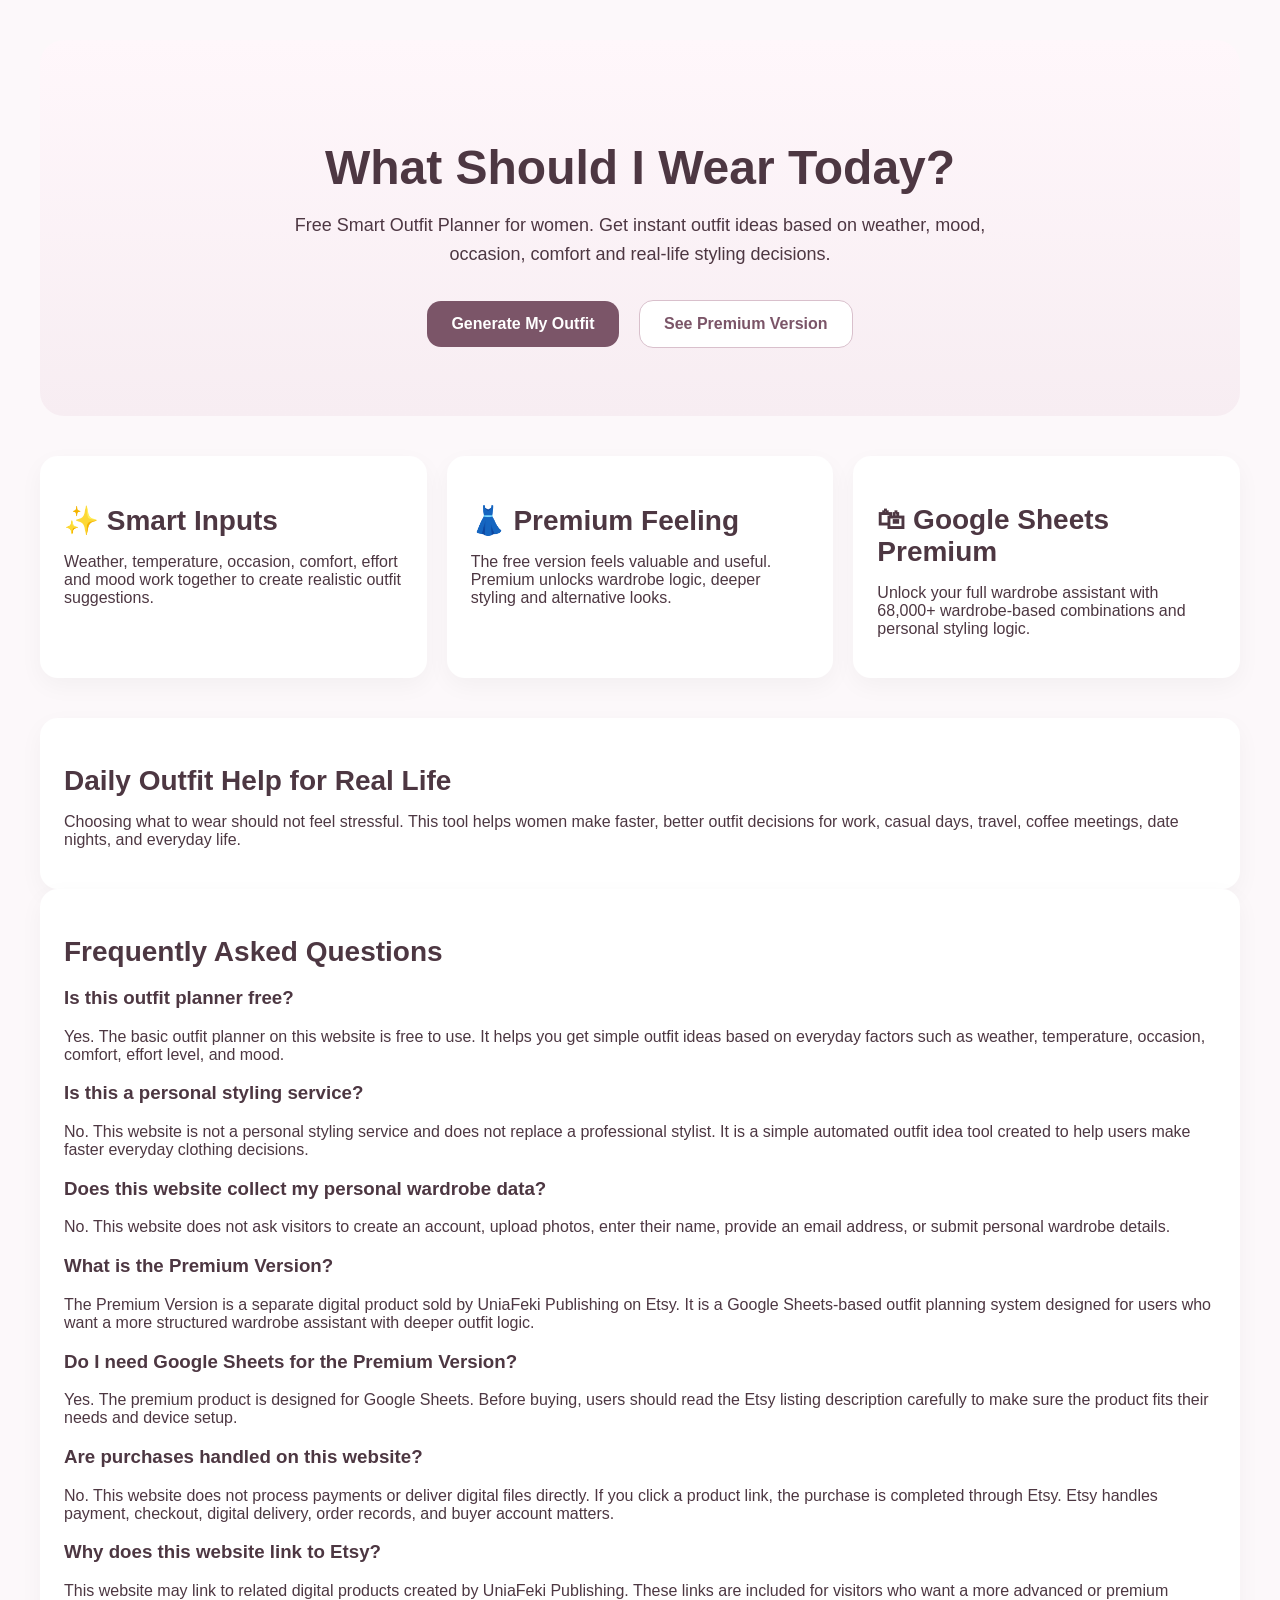
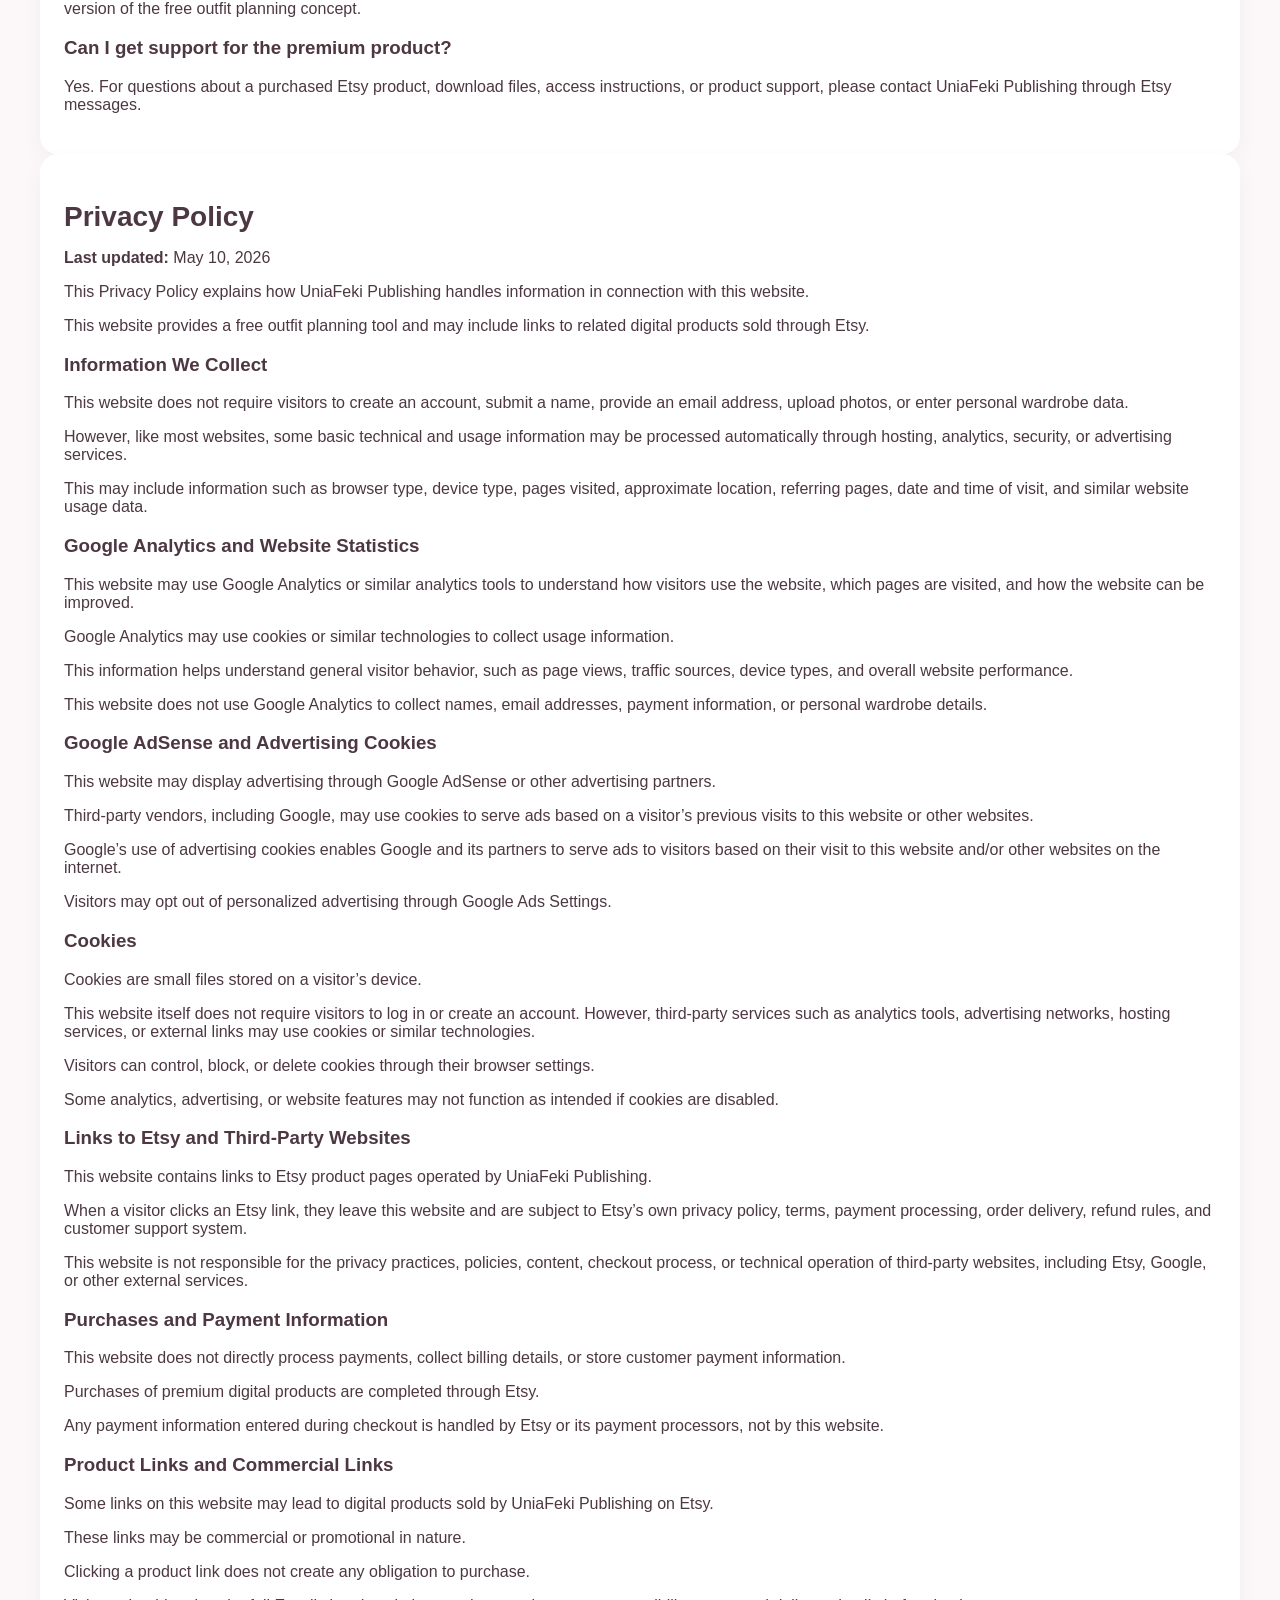
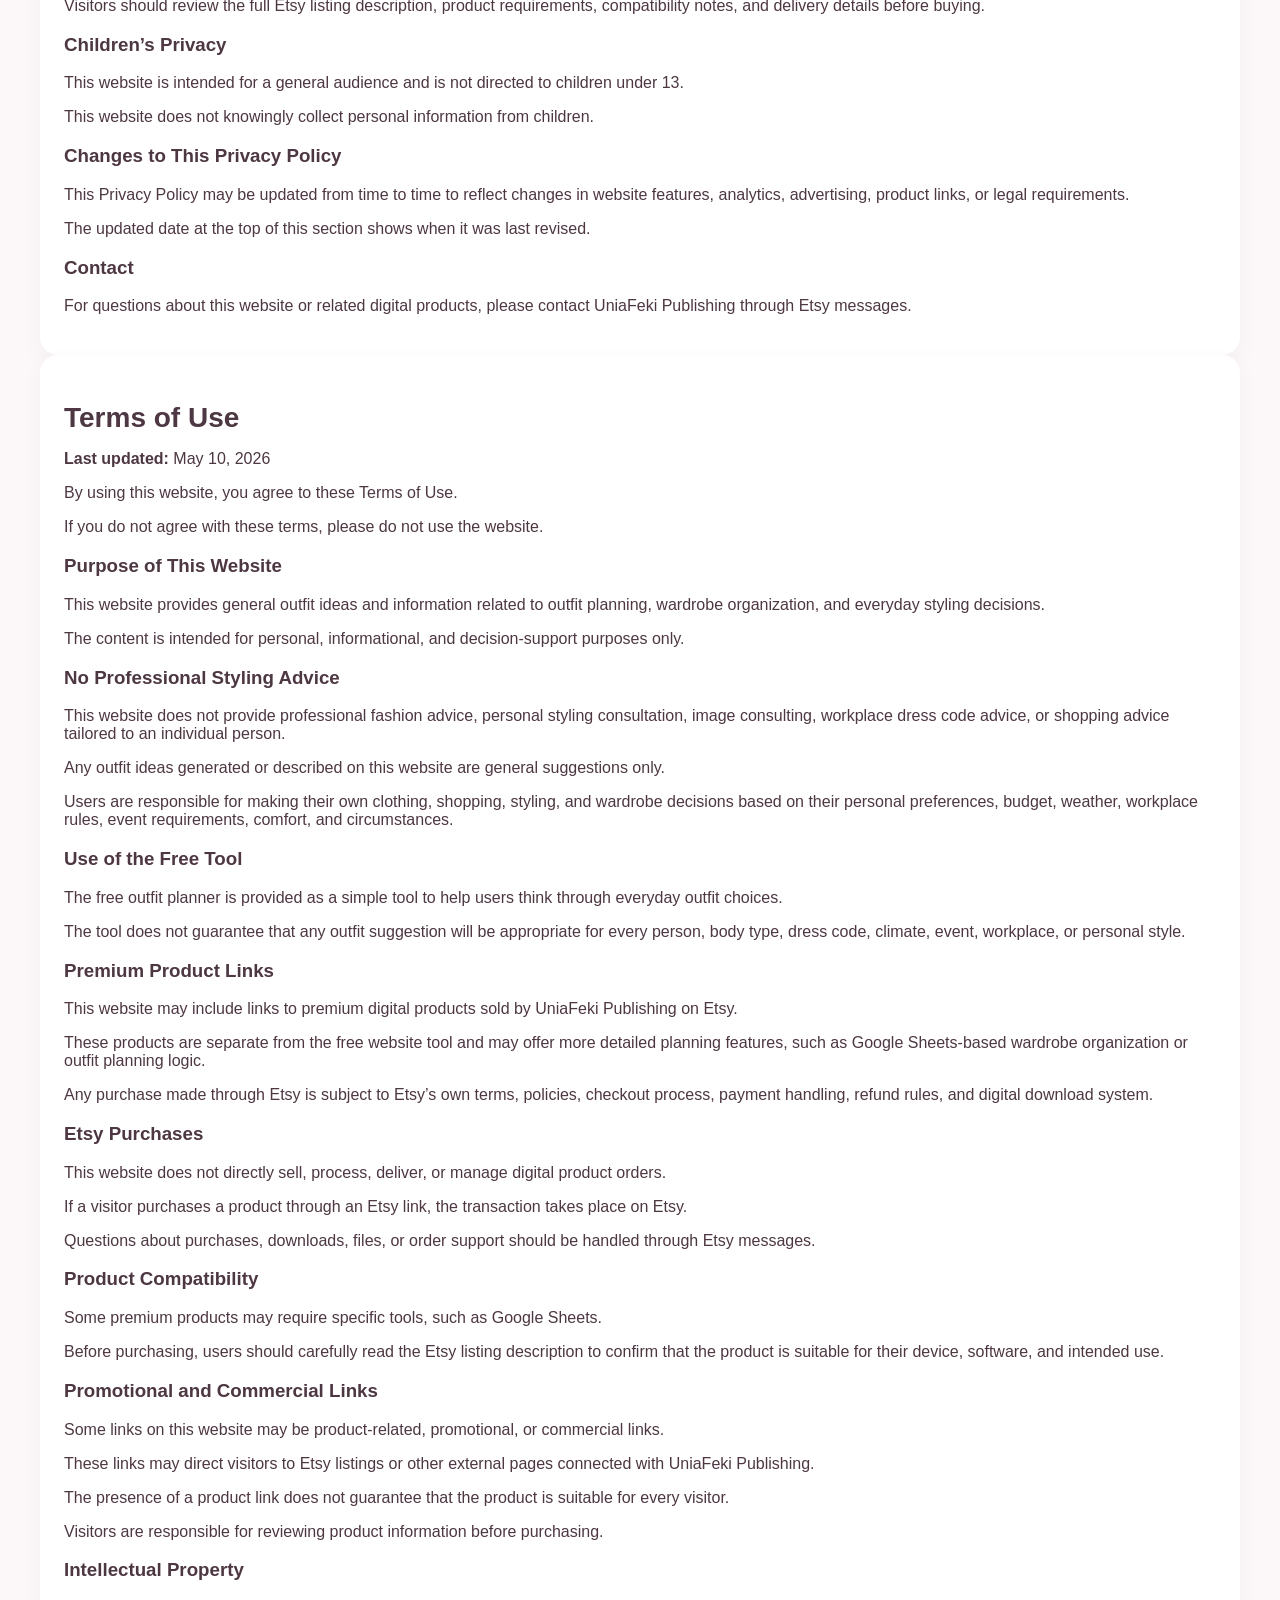
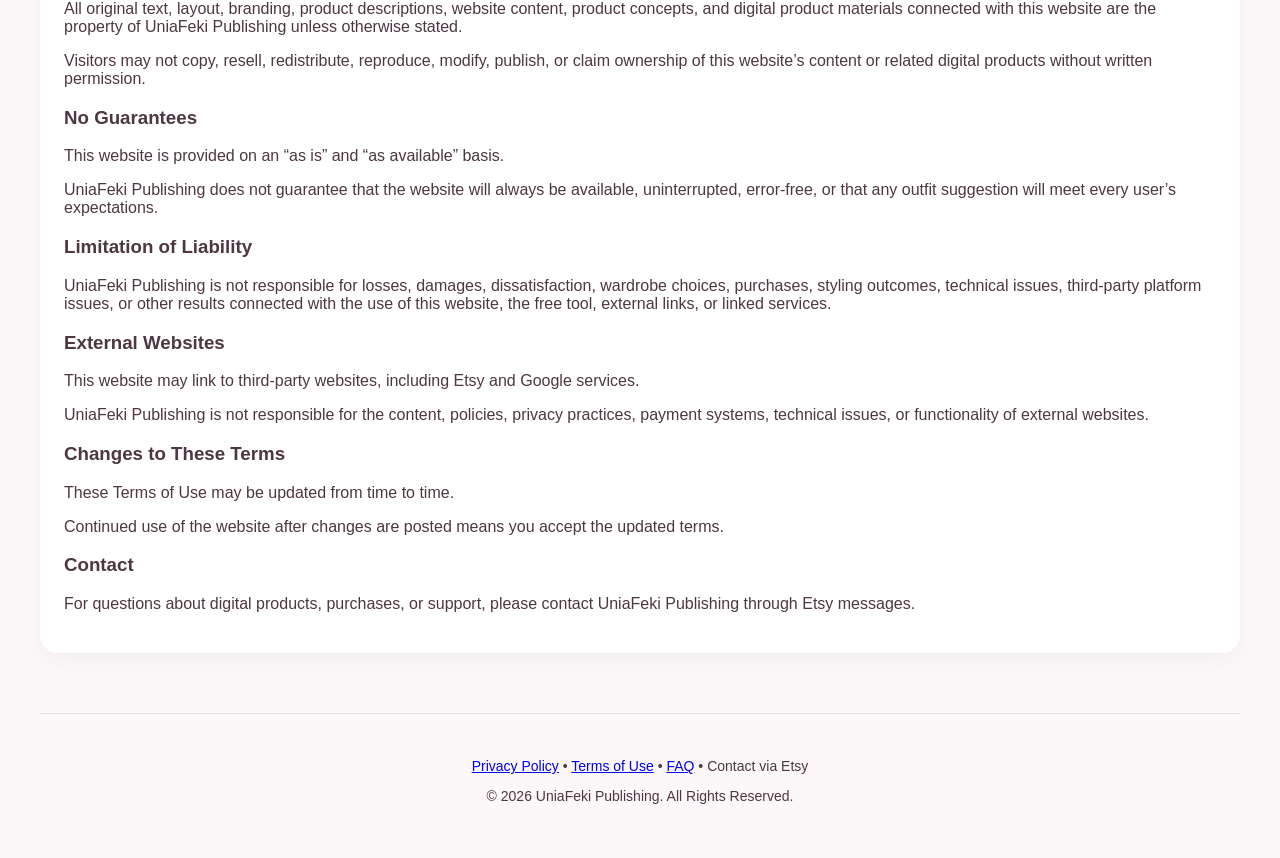
<file: smart_outfit_planner_index (1).html>
<!DOCTYPE html>
<html lang="en">
<head>
  <meta charset="UTF-8" />
  <meta name="viewport" content="width=device-width, initial-scale=1.0" />
  <title>What Should I Wear Today? | Free Outfit Planner for Women</title>
  <meta name="description" content="Get instant outfit ideas based on weather, mood, occasion, and comfort. A free smart outfit planner for women with premium wardrobe styling options." />
  <style>
    body {
      margin: 0;
      font-family: Arial, sans-serif;
      background: #fcf8fa;
      color: #4d3742;
    }
    .container {
      max-width: 1200px;
      margin: 0 auto;
      padding: 40px 20px;
    }
    .hero {
      text-align: center;
      padding: 60px 20px;
      border-radius: 24px;
      background: linear-gradient(180deg, #fff7fb 0%, #f7edf2 100%);
      margin-bottom: 40px;
    }
    h1 {
      font-size: 48px;
      margin-bottom: 16px;
    }
    h2 {
      font-size: 28px;
      margin-bottom: 12px;
    }
    .subtitle {
      font-size: 18px;
      max-width: 700px;
      margin: 0 auto 24px;
      line-height: 1.6;
    }
    .btn {
      display: inline-block;
      padding: 14px 24px;
      border-radius: 14px;
      text-decoration: none;
      font-weight: bold;
      margin: 8px;
    }
    .primary {
      background: #7b5568;
      color: white;
    }
    .secondary {
      background: white;
      color: #7b5568;
      border: 1px solid #d9c0cc;
    }
    .grid {
      display: grid;
      grid-template-columns: repeat(auto-fit,minmax(280px,1fr));
      gap: 20px;
      margin: 40px 0;
    }
    .card {
      background: white;
      border-radius: 18px;
      padding: 24px;
      box-shadow: 0 8px 24px rgba(0,0,0,0.04);
    }
    footer {
      margin-top: 60px;
      padding-top: 30px;
      border-top: 1px solid #eadce4;
      text-align: center;
      font-size: 14px;
    }
  </style>
</head>
<body>
  <div class="container">
    <section class="hero">
      <h1>What Should I Wear Today?</h1>
      <p class="subtitle">
        Free Smart Outfit Planner for women. Get instant outfit ideas based on weather,
        mood, occasion, comfort and real-life styling decisions.
      </p>
      <a class="btn primary" href="#generator">Generate My Outfit</a>
      <a class="btn secondary" href="https://uniafekipublishing.etsy.com/listing/4486634808" target="_blank">See Premium Version</a>
    </section>

    <section id="generator" class="grid">
      <div class="card">
        <h2>✨ Smart Inputs</h2>
        <p>Weather, temperature, occasion, comfort, effort and mood work together to create realistic outfit suggestions.</p>
      </div>
      <div class="card">
        <h2>👗 Premium Feeling</h2>
        <p>The free version feels valuable and useful. Premium unlocks wardrobe logic, deeper styling and alternative looks.</p>
      </div>
      <div class="card">
        <h2>🛍 Google Sheets Premium</h2>
        <p>Unlock your full wardrobe assistant with 68,000+ wardrobe-based combinations and personal styling logic.</p>
      </div>
    </section>

    <section class="card">
      <h2>Daily Outfit Help for Real Life</h2>
      <p>
        Choosing what to wear should not feel stressful. This tool helps women make faster,
        better outfit decisions for work, casual days, travel, coffee meetings, date nights,
        and everyday life.
      </p>
    </section>

    <section class="card" id="faq">
      <h2>Frequently Asked Questions</h2>

      <h3>Is this outfit planner free?</h3>
      <p>
        Yes. The basic outfit planner on this website is free to use. It helps you get simple outfit ideas based on everyday factors such as weather, temperature, occasion, comfort, effort level, and mood.
      </p>

      <h3>Is this a personal styling service?</h3>
      <p>
        No. This website is not a personal styling service and does not replace a professional stylist. It is a simple automated outfit idea tool created to help users make faster everyday clothing decisions.
      </p>

      <h3>Does this website collect my personal wardrobe data?</h3>
      <p>
        No. This website does not ask visitors to create an account, upload photos, enter their name, provide an email address, or submit personal wardrobe details.
      </p>

      <h3>What is the Premium Version?</h3>
      <p>
        The Premium Version is a separate digital product sold by UniaFeki Publishing on Etsy. It is a Google Sheets-based outfit planning system designed for users who want a more structured wardrobe assistant with deeper outfit logic.
      </p>

      <h3>Do I need Google Sheets for the Premium Version?</h3>
      <p>
        Yes. The premium product is designed for Google Sheets. Before buying, users should read the Etsy listing description carefully to make sure the product fits their needs and device setup.
      </p>

      <h3>Are purchases handled on this website?</h3>
      <p>
        No. This website does not process payments or deliver digital files directly. If you click a product link, the purchase is completed through Etsy. Etsy handles payment, checkout, digital delivery, order records, and buyer account matters.
      </p>

      <h3>Why does this website link to Etsy?</h3>
      <p>
        This website may link to related digital products created by UniaFeki Publishing. These links are included for visitors who want a more advanced or premium version of the free outfit planning concept.
      </p>

      <h3>Can I get support for the premium product?</h3>
      <p>
        Yes. For questions about a purchased Etsy product, download files, access instructions, or product support, please contact UniaFeki Publishing through Etsy messages.
      </p>
    </section>

    <section class="card" id="privacy-policy">
      <h2>Privacy Policy</h2>
      <p><strong>Last updated:</strong> May 10, 2026</p>

      <p>
        This Privacy Policy explains how UniaFeki Publishing handles information in connection with this website.
      </p>

      <p>
        This website provides a free outfit planning tool and may include links to related digital products sold through Etsy.
      </p>

      <h3>Information We Collect</h3>
      <p>
        This website does not require visitors to create an account, submit a name, provide an email address, upload photos, or enter personal wardrobe data.
      </p>

      <p>
        However, like most websites, some basic technical and usage information may be processed automatically through hosting, analytics, security, or advertising services.
      </p>

      <p>
        This may include information such as browser type, device type, pages visited, approximate location, referring pages, date and time of visit, and similar website usage data.
      </p>

      <h3>Google Analytics and Website Statistics</h3>
      <p>
        This website may use Google Analytics or similar analytics tools to understand how visitors use the website, which pages are visited, and how the website can be improved.
      </p>

      <p>
        Google Analytics may use cookies or similar technologies to collect usage information.
      </p>

      <p>
        This information helps understand general visitor behavior, such as page views, traffic sources, device types, and overall website performance.
      </p>

      <p>
        This website does not use Google Analytics to collect names, email addresses, payment information, or personal wardrobe details.
      </p>

      <h3>Google AdSense and Advertising Cookies</h3>
      <p>
        This website may display advertising through Google AdSense or other advertising partners.
      </p>

      <p>
        Third-party vendors, including Google, may use cookies to serve ads based on a visitor’s previous visits to this website or other websites.
      </p>

      <p>
        Google’s use of advertising cookies enables Google and its partners to serve ads to visitors based on their visit to this website and/or other websites on the internet.
      </p>

      <p>
        Visitors may opt out of personalized advertising through Google Ads Settings.
      </p>

      <h3>Cookies</h3>
      <p>
        Cookies are small files stored on a visitor’s device.
      </p>

      <p>
        This website itself does not require visitors to log in or create an account. However, third-party services such as analytics tools, advertising networks, hosting services, or external links may use cookies or similar technologies.
      </p>

      <p>
        Visitors can control, block, or delete cookies through their browser settings.
      </p>

      <p>
        Some analytics, advertising, or website features may not function as intended if cookies are disabled.
      </p>

      <h3>Links to Etsy and Third-Party Websites</h3>
      <p>
        This website contains links to Etsy product pages operated by UniaFeki Publishing.
      </p>

      <p>
        When a visitor clicks an Etsy link, they leave this website and are subject to Etsy’s own privacy policy, terms, payment processing, order delivery, refund rules, and customer support system.
      </p>

      <p>
        This website is not responsible for the privacy practices, policies, content, checkout process, or technical operation of third-party websites, including Etsy, Google, or other external services.
      </p>

      <h3>Purchases and Payment Information</h3>
      <p>
        This website does not directly process payments, collect billing details, or store customer payment information.
      </p>

      <p>
        Purchases of premium digital products are completed through Etsy.
      </p>

      <p>
        Any payment information entered during checkout is handled by Etsy or its payment processors, not by this website.
      </p>

      <h3>Product Links and Commercial Links</h3>
      <p>
        Some links on this website may lead to digital products sold by UniaFeki Publishing on Etsy.
      </p>

      <p>
        These links may be commercial or promotional in nature.
      </p>

      <p>
        Clicking a product link does not create any obligation to purchase.
      </p>

      <p>
        Visitors should review the full Etsy listing description, product requirements, compatibility notes, and delivery details before buying.
      </p>

      <h3>Children’s Privacy</h3>
      <p>
        This website is intended for a general audience and is not directed to children under 13.
      </p>

      <p>
        This website does not knowingly collect personal information from children.
      </p>

      <h3>Changes to This Privacy Policy</h3>
      <p>
        This Privacy Policy may be updated from time to time to reflect changes in website features, analytics, advertising, product links, or legal requirements.
      </p>

      <p>
        The updated date at the top of this section shows when it was last revised.
      </p>

      <h3>Contact</h3>
      <p>
        For questions about this website or related digital products, please contact UniaFeki Publishing through Etsy messages.
      </p>
    </section>

    <section class="card" id="terms-of-use">
      <h2>Terms of Use</h2>
      <p><strong>Last updated:</strong> May 10, 2026</p>

      <p>
        By using this website, you agree to these Terms of Use.
      </p>

      <p>
        If you do not agree with these terms, please do not use the website.
      </p>

      <h3>Purpose of This Website</h3>
      <p>
        This website provides general outfit ideas and information related to outfit planning, wardrobe organization, and everyday styling decisions.
      </p>

      <p>
        The content is intended for personal, informational, and decision-support purposes only.
      </p>

      <h3>No Professional Styling Advice</h3>
      <p>
        This website does not provide professional fashion advice, personal styling consultation, image consulting, workplace dress code advice, or shopping advice tailored to an individual person.
      </p>

      <p>
        Any outfit ideas generated or described on this website are general suggestions only.
      </p>

      <p>
        Users are responsible for making their own clothing, shopping, styling, and wardrobe decisions based on their personal preferences, budget, weather, workplace rules, event requirements, comfort, and circumstances.
      </p>

      <h3>Use of the Free Tool</h3>
      <p>
        The free outfit planner is provided as a simple tool to help users think through everyday outfit choices.
      </p>

      <p>
        The tool does not guarantee that any outfit suggestion will be appropriate for every person, body type, dress code, climate, event, workplace, or personal style.
      </p>

      <h3>Premium Product Links</h3>
      <p>
        This website may include links to premium digital products sold by UniaFeki Publishing on Etsy.
      </p>

      <p>
        These products are separate from the free website tool and may offer more detailed planning features, such as Google Sheets-based wardrobe organization or outfit planning logic.
      </p>

      <p>
        Any purchase made through Etsy is subject to Etsy’s own terms, policies, checkout process, payment handling, refund rules, and digital download system.
      </p>

      <h3>Etsy Purchases</h3>
      <p>
        This website does not directly sell, process, deliver, or manage digital product orders.
      </p>

      <p>
        If a visitor purchases a product through an Etsy link, the transaction takes place on Etsy.
      </p>

      <p>
        Questions about purchases, downloads, files, or order support should be handled through Etsy messages.
      </p>

      <h3>Product Compatibility</h3>
      <p>
        Some premium products may require specific tools, such as Google Sheets.
      </p>

      <p>
        Before purchasing, users should carefully read the Etsy listing description to confirm that the product is suitable for their device, software, and intended use.
      </p>

      <h3>Promotional and Commercial Links</h3>
      <p>
        Some links on this website may be product-related, promotional, or commercial links.
      </p>

      <p>
        These links may direct visitors to Etsy listings or other external pages connected with UniaFeki Publishing.
      </p>

      <p>
        The presence of a product link does not guarantee that the product is suitable for every visitor.
      </p>

      <p>
        Visitors are responsible for reviewing product information before purchasing.
      </p>

      <h3>Intellectual Property</h3>
      <p>
        All original text, layout, branding, product descriptions, website content, product concepts, and digital product materials connected with this website are the property of UniaFeki Publishing unless otherwise stated.
      </p>

      <p>
        Visitors may not copy, resell, redistribute, reproduce, modify, publish, or claim ownership of this website’s content or related digital products without written permission.
      </p>

      <h3>No Guarantees</h3>
      <p>
        This website is provided on an “as is” and “as available” basis.
      </p>

      <p>
        UniaFeki Publishing does not guarantee that the website will always be available, uninterrupted, error-free, or that any outfit suggestion will meet every user’s expectations.
      </p>

      <h3>Limitation of Liability</h3>
      <p>
        UniaFeki Publishing is not responsible for losses, damages, dissatisfaction, wardrobe choices, purchases, styling outcomes, technical issues, third-party platform issues, or other results connected with the use of this website, the free tool, external links, or linked services.
      </p>

      <h3>External Websites</h3>
      <p>
        This website may link to third-party websites, including Etsy and Google services.
      </p>

      <p>
        UniaFeki Publishing is not responsible for the content, policies, privacy practices, payment systems, technical issues, or functionality of external websites.
      </p>

      <h3>Changes to These Terms</h3>
      <p>
        These Terms of Use may be updated from time to time.
      </p>

      <p>
        Continued use of the website after changes are posted means you accept the updated terms.
      </p>

      <h3>Contact</h3>
      <p>
        For questions about digital products, purchases, or support, please contact UniaFeki Publishing through Etsy messages.
      </p>
    </section>

    <footer>
      <p>
        <a href="#privacy-policy">Privacy Policy</a> •
        <a href="#terms-of-use">Terms of Use</a> •
        <a href="#faq">FAQ</a> •
        Contact via Etsy
      </p>
      <p>© 2026 UniaFeki Publishing. All Rights Reserved.</p>
    </footer>
  </div>
</body>
</html>
</file>
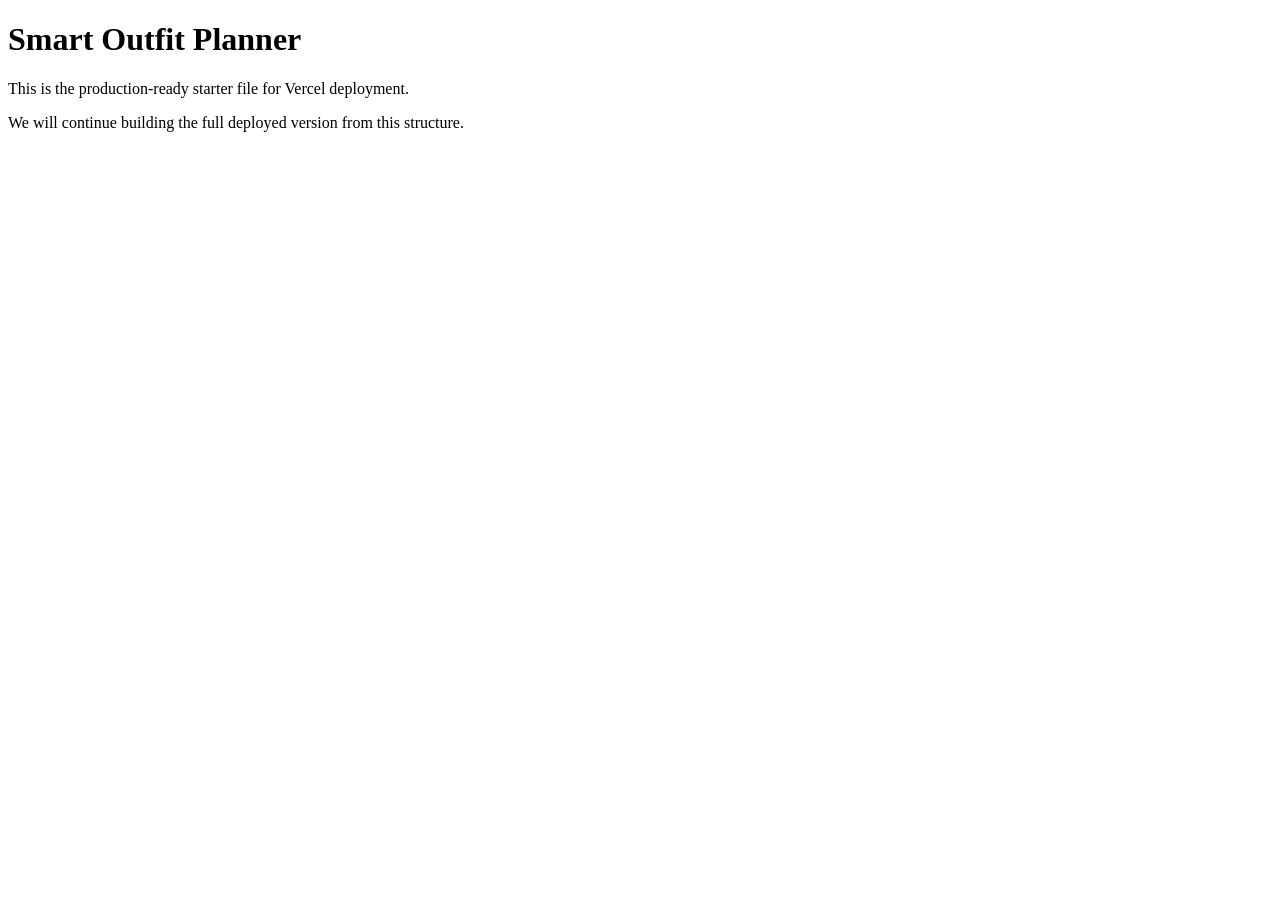
<file: smart_outfit_planner_index.html>
<!DOCTYPE html>
<html lang="en">
<head>
  <meta charset="UTF-8" />
  <meta name="viewport" content="width=device-width, initial-scale=1.0" />
  <title>What Should I Wear Today? | Free Outfit Planner for Women</title>
  <meta name="description" content="Get instant outfit ideas based on weather, mood, occasion, and comfort. A free smart outfit planner for women with premium wardrobe styling options." />
</head>
<body>
  <h1>Smart Outfit Planner</h1>
  <p>This is the production-ready starter file for Vercel deployment.</p>
  <p>We will continue building the full deployed version from this structure.</p>
</body>
</html>
</file>
<file: seasonal-pages.css>
:root{--bg:#f4f0e9;--card:#fffdf9;--ink:#262522;--muted:#6e6860;--line:#d9d1c6;--accent:#a27663;--accent-soft:#e7d7cb;--dark:#222724;--shadow:0 20px 60px rgba(44,37,31,.10)}*{box-sizing:border-box}html{scroll-behavior:smooth}body{margin:0;background:var(--bg);color:var(--ink);font-family:Inter,-apple-system,BlinkMacSystemFont,"Segoe UI",sans-serif}.shell{width:min(1120px,calc(100% - 28px));margin:auto}a{color:inherit}.top{position:sticky;top:0;z-index:20;background:rgba(244,240,233,.92);backdrop-filter:blur(12px);border-bottom:1px solid rgba(217,209,198,.85)}.topin{height:64px;display:flex;align-items:center;justify-content:space-between;gap:14px}.brand{font:500 20px Georgia,serif;text-decoration:none}.brand b{color:var(--accent)}.nav{display:flex;gap:16px;align-items:center;font-size:13px;font-weight:800}.nav a{text-decoration:none}.pill{background:var(--dark);color:#fff!important;border-radius:999px;padding:11px 16px}.hero{margin:24px 0 24px;background:var(--dark);color:#fff;border-radius:34px;padding:48px 44px;box-shadow:var(--shadow);overflow:hidden;position:relative}.hero:after{content:"";position:absolute;right:-110px;top:-130px;width:360px;height:360px;border-radius:50%;background:radial-gradient(circle,rgba(226,203,188,.25),rgba(226,203,188,0) 68%)}.kicker{font-size:10px;text-transform:uppercase;letter-spacing:.18em;font-weight:900;color:#d8c7bc}.hero h1{font:500 clamp(42px,6vw,68px)/1.02 Georgia,serif;letter-spacing:-.035em;margin:12px 0 16px;max-width:850px}.hero p{max-width:760px;color:#ddd7d1;font-size:17px;line-height:1.7;margin:0}.hero-note{display:inline-flex;margin-top:22px;border:1px solid rgba(255,255,255,.18);background:rgba(255,255,255,.07);border-radius:999px;padding:9px 13px;font-size:12px;font-weight:800}.quick{display:grid;grid-template-columns:1.2fr .8fr;gap:16px;margin-bottom:24px}.card{background:var(--card);border:1px solid var(--line);border-radius:24px;padding:24px}.card h2,.content h2{font:500 32px Georgia,serif;margin:0 0 10px}.card p,.content p{color:var(--muted);line-height:1.72;margin:0}.mini{display:grid;gap:9px;margin-top:13px}.mini div{padding:10px 12px;background:#f8f3ed;border-radius:13px;font-size:14px}.generator-stage{margin:30px 0;padding:22px;border:1px solid #cfc3b7;border-radius:36px;background:linear-gradient(145deg,#e8ded3 0%,#efe8df 48%,#e4d9cf 100%);box-shadow:inset 0 4px 0 var(--accent),0 18px 50px rgba(67,55,45,.08)}.stage-head{display:flex;align-items:center;gap:13px;padding:3px 4px 17px}.stage-icon{width:40px;height:40px;border-radius:50%;display:grid;place-items:center;background:var(--dark);color:#fff}.stage-head small{display:block;font-size:10px;letter-spacing:.16em;text-transform:uppercase;font-weight:900;color:#876f61;margin-bottom:3px}.stage-head strong{font:500 23px Georgia,serif}.generator{background:var(--card);border:1px solid rgba(142,122,107,.3);border-radius:28px;overflow:hidden;box-shadow:0 14px 40px rgba(57,47,39,.10)}.gentop{padding:25px 28px 18px;border-bottom:1px solid var(--line);display:flex;justify-content:space-between;gap:16px}.gentop h2{font:500 35px Georgia,serif;margin:0 0 6px}.gentop p{margin:0;color:var(--muted);line-height:1.55;max-width:760px}.badge{height:max-content;background:#eee6de;border-radius:999px;padding:8px 12px;font-size:11px;font-weight:900;white-space:nowrap}.genbody{padding:24px 28px 30px}.form{display:grid;grid-template-columns:repeat(4,1fr);gap:11px}.field{background:#faf6f0;border:1px solid #e0d7cd;border-radius:15px;padding:10px}.field label{display:block;font-size:10px;font-weight:900;letter-spacing:.04em;margin-bottom:6px;color:#5c5650}.field select{width:100%;min-height:44px;border:1px solid #d7cdc2;border-radius:11px;background:#fff;padding:0 10px;font-size:13px;color:var(--ink)}button{cursor:pointer}.buttons{display:flex;gap:9px;flex-wrap:wrap;margin-top:16px}.btn{border:0;border-radius:999px;min-height:46px;padding:0 16px;font-weight:900;font-size:13px}.primary{background:var(--dark);color:#fff}.soft{background:#eee7df}.ghostbtn{background:#fff;border:1px solid #d8cec4}.resultgrid{display:grid;grid-template-columns:1.2fr .8fr;gap:13px;margin-top:22px}.result,.side{border:1px solid var(--line);border-radius:22px;padding:20px}.result{background:#fff}.side{background:var(--dark);color:#fff;align-self:start}.result h3,.side h3{font:500 28px Georgia,serif;margin:4px 0 12px}.side p{color:#d5d0ca;line-height:1.6}.side a{display:inline-flex;margin-top:8px;background:#fff;color:var(--dark);text-decoration:none;border-radius:999px;padding:12px 15px;font-weight:900;font-size:13px}.matchchips{display:flex;gap:6px;flex-wrap:wrap;margin-bottom:14px}.matchchips span{font-size:10px;font-weight:800;padding:6px 8px;background:#f2ece5;border:1px solid #e0d6cb;border-radius:999px;color:#6b5e55}.pieces,.detailgrid{display:grid;grid-template-columns:1fr 1fr;gap:9px}.piece,.detail{background:#f7f3ee;border:1px solid #eee6dd;border-radius:14px;padding:12px}.piece small,.detail small{display:block;font-size:9px;font-weight:900;letter-spacing:.1em;text-transform:uppercase;color:#897d73;margin-bottom:5px}.whybox{margin-top:11px;padding:15px;border-radius:16px;background:linear-gradient(135deg,#efe2d8,#f7efe8);border:1px solid #ddc9bb}.whybox strong{display:block;font:500 19px Georgia,serif;margin-bottom:6px}.whybox p{margin:0;color:#62574f;line-height:1.62}.notesgrid{display:grid;grid-template-columns:1fr 1fr;gap:9px;margin-top:9px}.note{padding:12px;border-top:1px solid var(--line);font-size:12px;color:var(--muted);line-height:1.55}.note strong{display:block;color:var(--ink);text-transform:uppercase;font-size:10px;letter-spacing:.08em;margin-bottom:4px}.refine{display:flex;gap:7px;flex-wrap:wrap;margin-top:12px}.refine .btn{min-height:40px;font-size:11px;padding:0 12px}.content{background:var(--card);border:1px solid var(--line);border-radius:28px;padding:30px;margin:20px 0}.content h2{margin-top:0}.content h3{font:500 22px Georgia,serif;margin:25px 0 8px}.content ul{color:var(--muted);line-height:1.72;padding-left:20px}.scenario-grid{display:grid;grid-template-columns:repeat(2,1fr);gap:12px;margin-top:15px}.scenario{background:#f8f3ed;border:1px solid #e6ddd3;border-radius:18px;padding:18px}.scenario h3{margin:0 0 7px}.scenario p{margin:0}.links{display:grid;grid-template-columns:repeat(4,1fr);gap:10px;margin:24px 0 46px}.links a{text-decoration:none;background:var(--card);border:1px solid var(--line);border-radius:17px;padding:15px;font-weight:900;font-size:13px;line-height:1.35}.links small{display:block;color:var(--accent);font-size:9px;text-transform:uppercase;letter-spacing:.12em;margin-bottom:5px}footer{border-top:1px solid var(--line);padding:24px 0 38px;color:#7a726b;font-size:12px}.footerin{display:flex;justify-content:space-between;gap:14px;flex-wrap:wrap}@media(max-width:900px){.quick,.resultgrid,.scenario-grid{grid-template-columns:1fr}.form{grid-template-columns:repeat(2,1fr)}.links{grid-template-columns:repeat(2,1fr)}}@media(max-width:620px){.shell{width:min(100% - 18px,1120px)}.nav a:not(.pill){display:none}.hero{padding:34px 22px;border-radius:24px}.hero h1{font-size:42px}.quick{grid-template-columns:1fr}.generator-stage{padding:11px;border-radius:27px}.stage-head{padding:8px 6px 13px}.generator{border-radius:21px}.gentop{display:block;padding:21px 17px 15px}.gentop h2{font-size:29px}.badge{display:inline-block;margin-top:10px}.genbody{padding:17px}.form,.pieces,.detailgrid,.notesgrid{grid-template-columns:1fr}.buttons{display:grid}.btn{width:100%}.refine{display:grid;grid-template-columns:1fr 1fr}.content{padding:22px;border-radius:22px}.content h2{font-size:29px}.links{grid-template-columns:1fr 1fr}.scenario-grid{grid-template-columns:1fr}}
</file>
